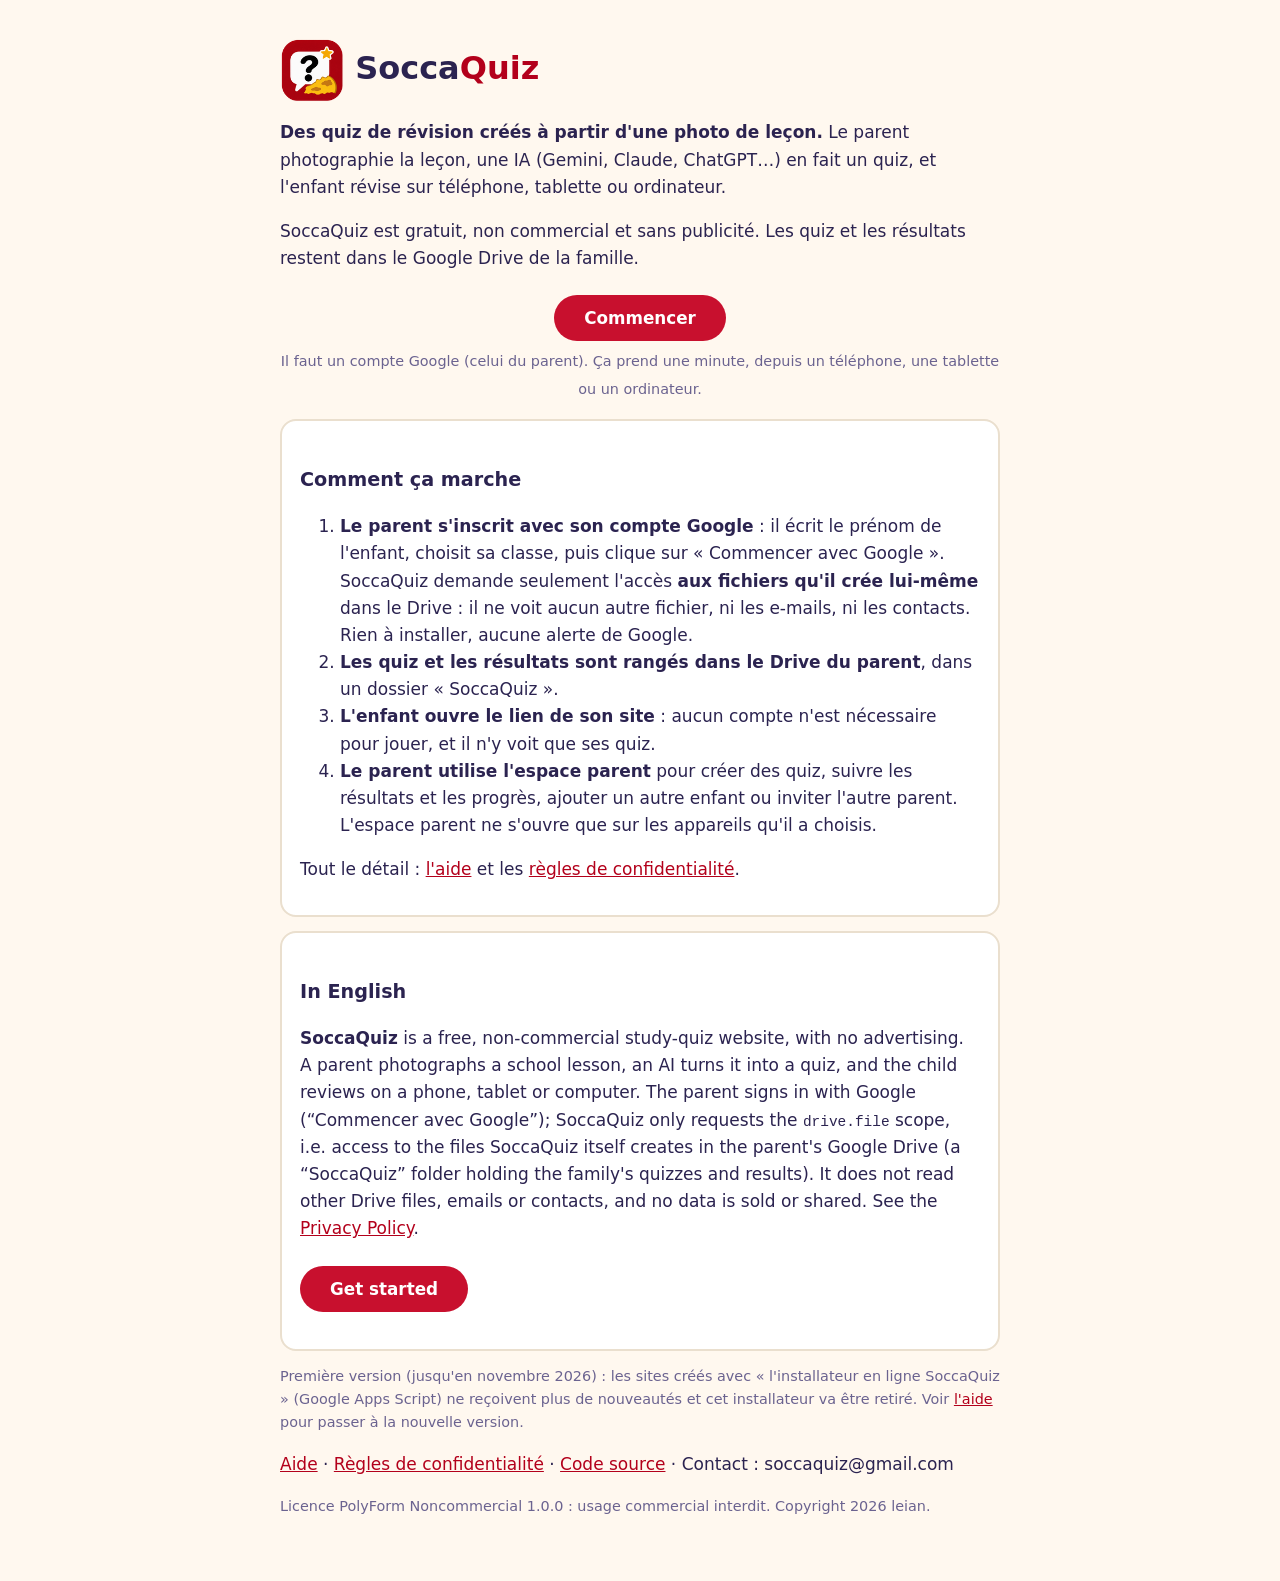
<file: index.html>
<!DOCTYPE html>
<html lang="fr">
<head>
<meta charset="UTF-8">
<meta name="viewport" content="width=device-width, initial-scale=1">
<title>SoccaQuiz — des quiz de révision à partir d'une photo de leçon</title>
<meta name="description" content="SoccaQuiz : un parent photographie la leçon, une IA en fait un quiz, l'enfant révise sur téléphone, tablette ou ordinateur. Gratuit, non commercial, sans publicité. Les quiz et les résultats restent dans le Google Drive de la famille.">
<link rel="icon" href="icone.png">
<link rel="canonical" href="https://soccaquiz.fr/">
<link rel="stylesheet" href="style.css">
</head>
<body><main>
<h1><img src="logo-120.png" width="64" height="64" alt="Logo SoccaQuiz" style="vertical-align:middle;border-radius:14px"> Socca<span style="color:#b3001b">Quiz</span></h1>
<p><b>Des quiz de révision créés à partir d'une photo de leçon.</b> Le parent photographie la leçon, une IA (Gemini, Claude, ChatGPT…) en fait un quiz, et l'enfant révise sur téléphone, tablette ou ordinateur.</p>
<p>SoccaQuiz est gratuit, non commercial et sans publicité. Les quiz et les résultats restent dans le Google Drive de la famille.</p>
<p class="centre"><a class="btn" href="https://app.soccaquiz.fr/connexion/">Commencer</a><br><span class="petit">Il faut un compte Google (celui du parent). Ça prend une minute, depuis un téléphone, une tablette ou un ordinateur.</span></p>

<div class="carte">
<h2>Comment ça marche</h2>
<ol>
<li><b>Le parent s'inscrit avec son compte Google</b> : il écrit le prénom de l'enfant, choisit sa classe, puis clique sur « Commencer avec Google ». SoccaQuiz demande seulement l'accès <b>aux fichiers qu'il crée lui-même</b> dans le Drive : il ne voit aucun autre fichier, ni les e-mails, ni les contacts. Rien à installer, aucune alerte de Google.</li>
<li><b>Les quiz et les résultats sont rangés dans le Drive du parent</b>, dans un dossier « SoccaQuiz ».</li>
<li><b>L'enfant ouvre le lien de son site</b> : aucun compte n'est nécessaire pour jouer, et il n'y voit que ses quiz.</li>
<li><b>Le parent utilise l'espace parent</b> pour créer des quiz, suivre les résultats et les progrès, ajouter un autre enfant ou inviter l'autre parent. L'espace parent ne s'ouvre que sur les appareils qu'il a choisis.</li>
</ol>
<p>Tout le détail : <a href="aide.html">l'aide</a> et les <a href="confidentialite.html">règles de confidentialité</a>.</p>
</div>

<div class="carte" lang="en">
<h2>In English</h2>
<p><b>SoccaQuiz</b> is a free, non-commercial study-quiz website, with no advertising. A parent photographs a school lesson, an AI turns it into a quiz, and the child reviews on a phone, tablet or computer. The parent signs in with Google (“Commencer avec Google”); SoccaQuiz only requests the <code>drive.file</code> scope, i.e. access to the files SoccaQuiz itself creates in the parent's Google Drive (a “SoccaQuiz” folder holding the family's quizzes and results). It does not read other Drive files, emails or contacts, and no data is sold or shared. See the <a href="confidentialite.html#en">Privacy Policy</a>.</p>
<p><a class="btn" href="https://app.soccaquiz.fr/connexion/">Get started</a></p>
</div>

<p class="petit">Première version (jusqu'en novembre 2026) : les sites créés avec « l'installateur en ligne SoccaQuiz » (Google Apps Script) ne reçoivent plus de nouveautés et cet installateur va être retiré. Voir <a href="aide.html#installer">l'aide</a> pour passer à la nouvelle version.</p>
<p><a href="aide.html">Aide</a> · <a href="confidentialite.html">Règles de confidentialité</a> · <a href="https://github.com/leian/UNIVERSALQUIZ">Code source</a> · Contact : soccaquiz@gmail.com</p>
<p class="petit">Licence PolyForm Noncommercial 1.0.0 : usage commercial interdit. Copyright 2026 leian.</p>
</main></body>
</html>
</file>
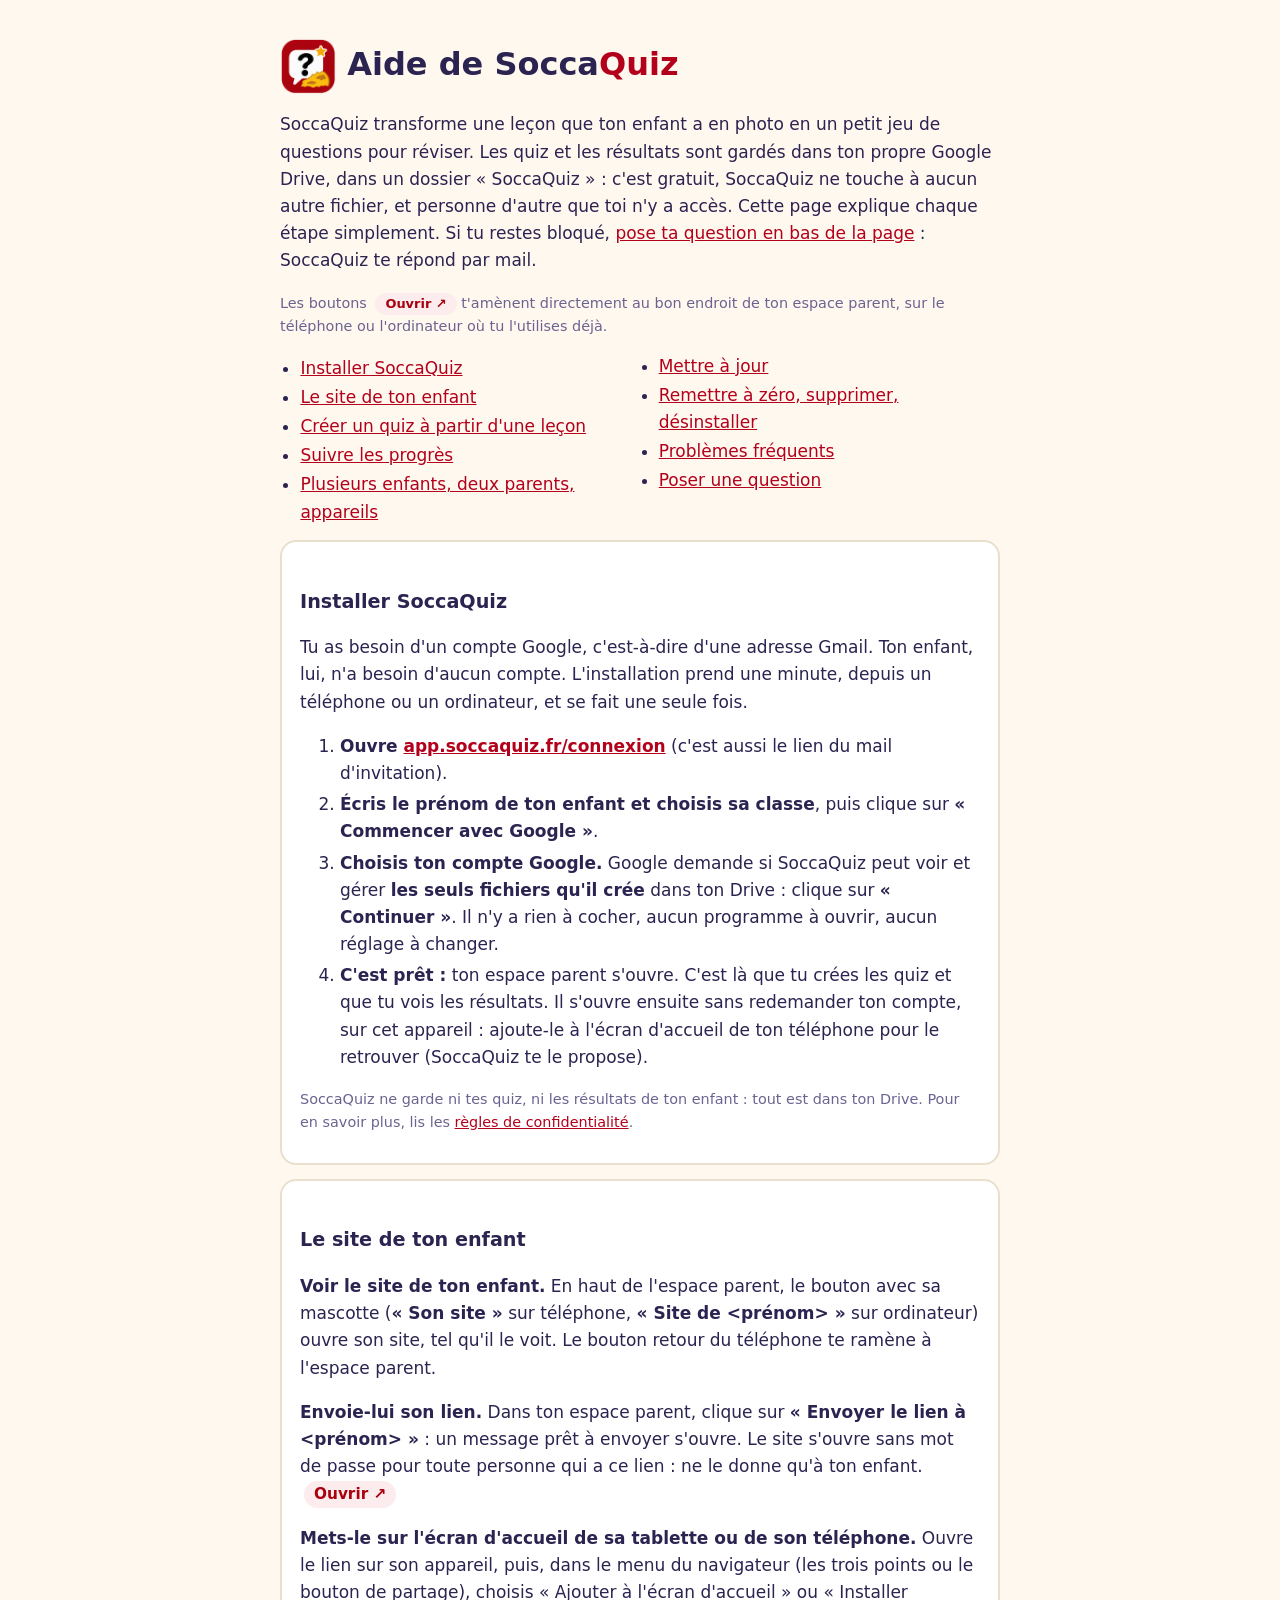
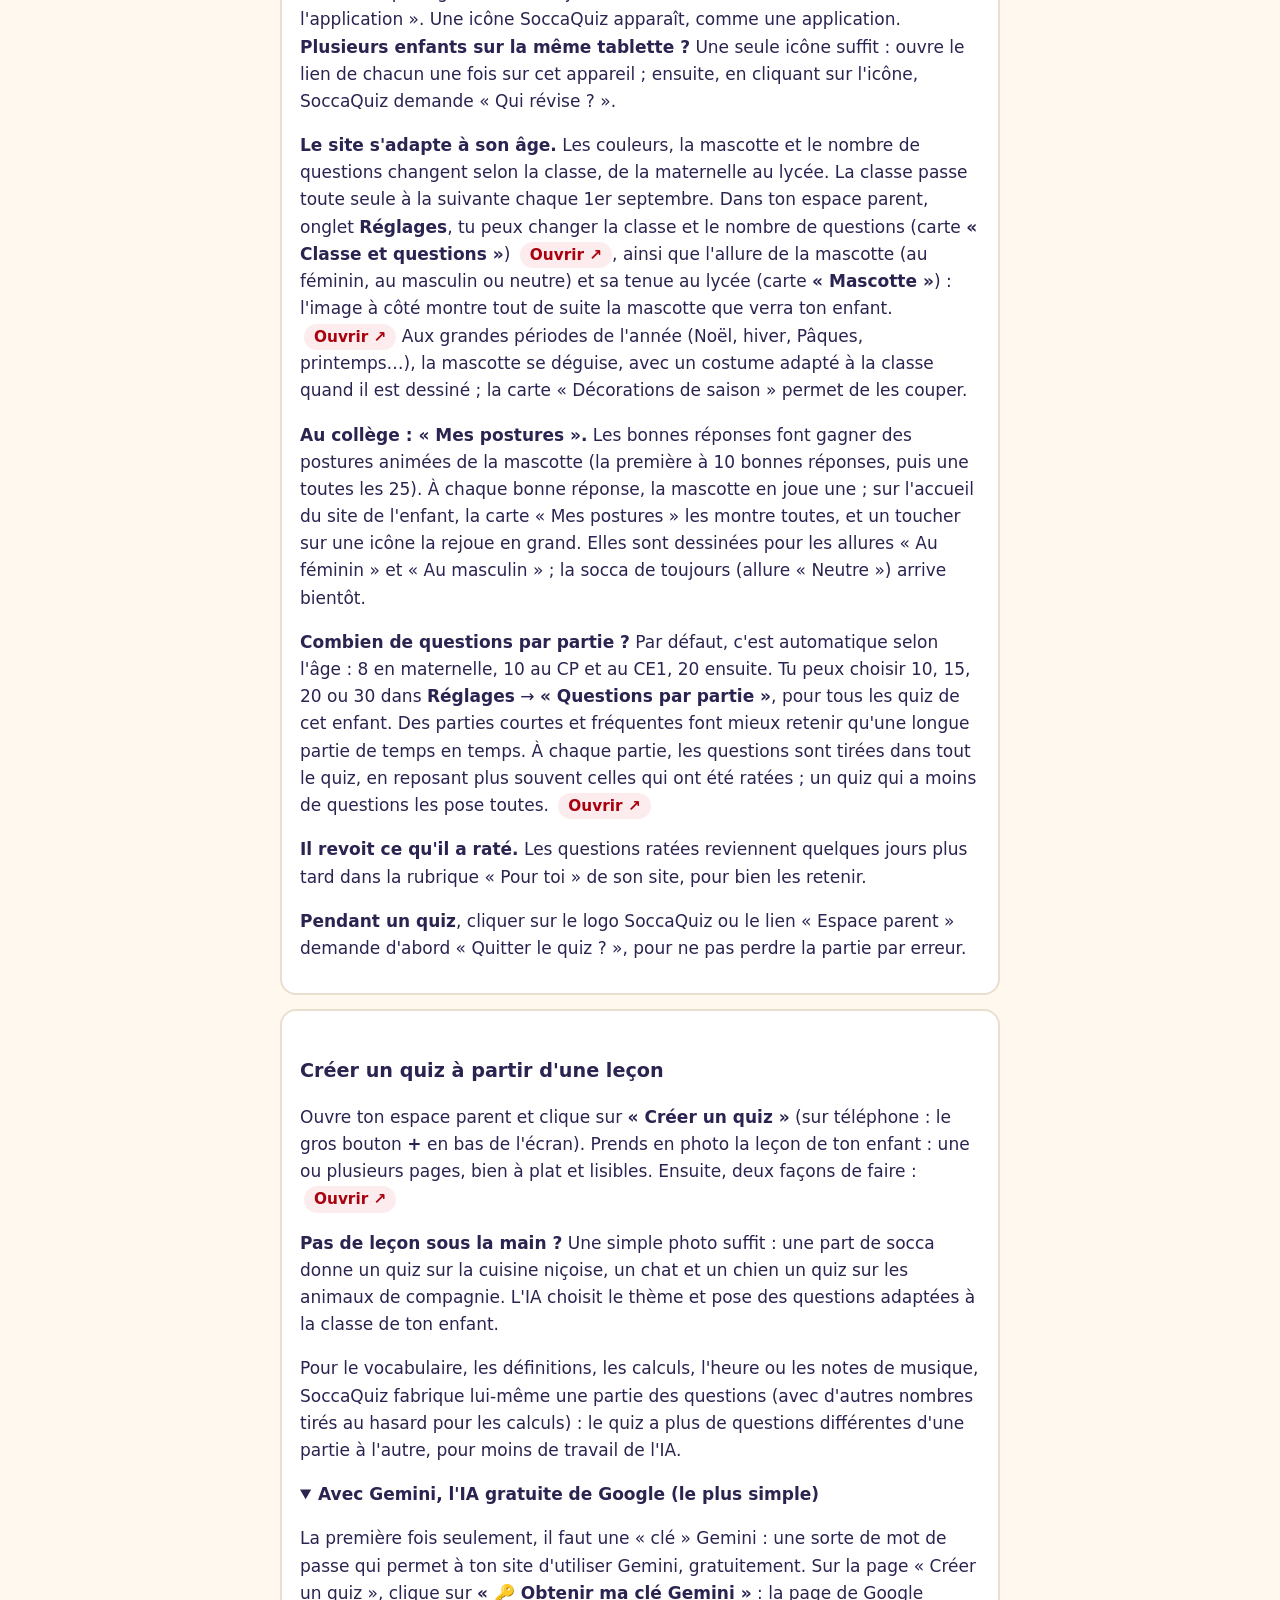
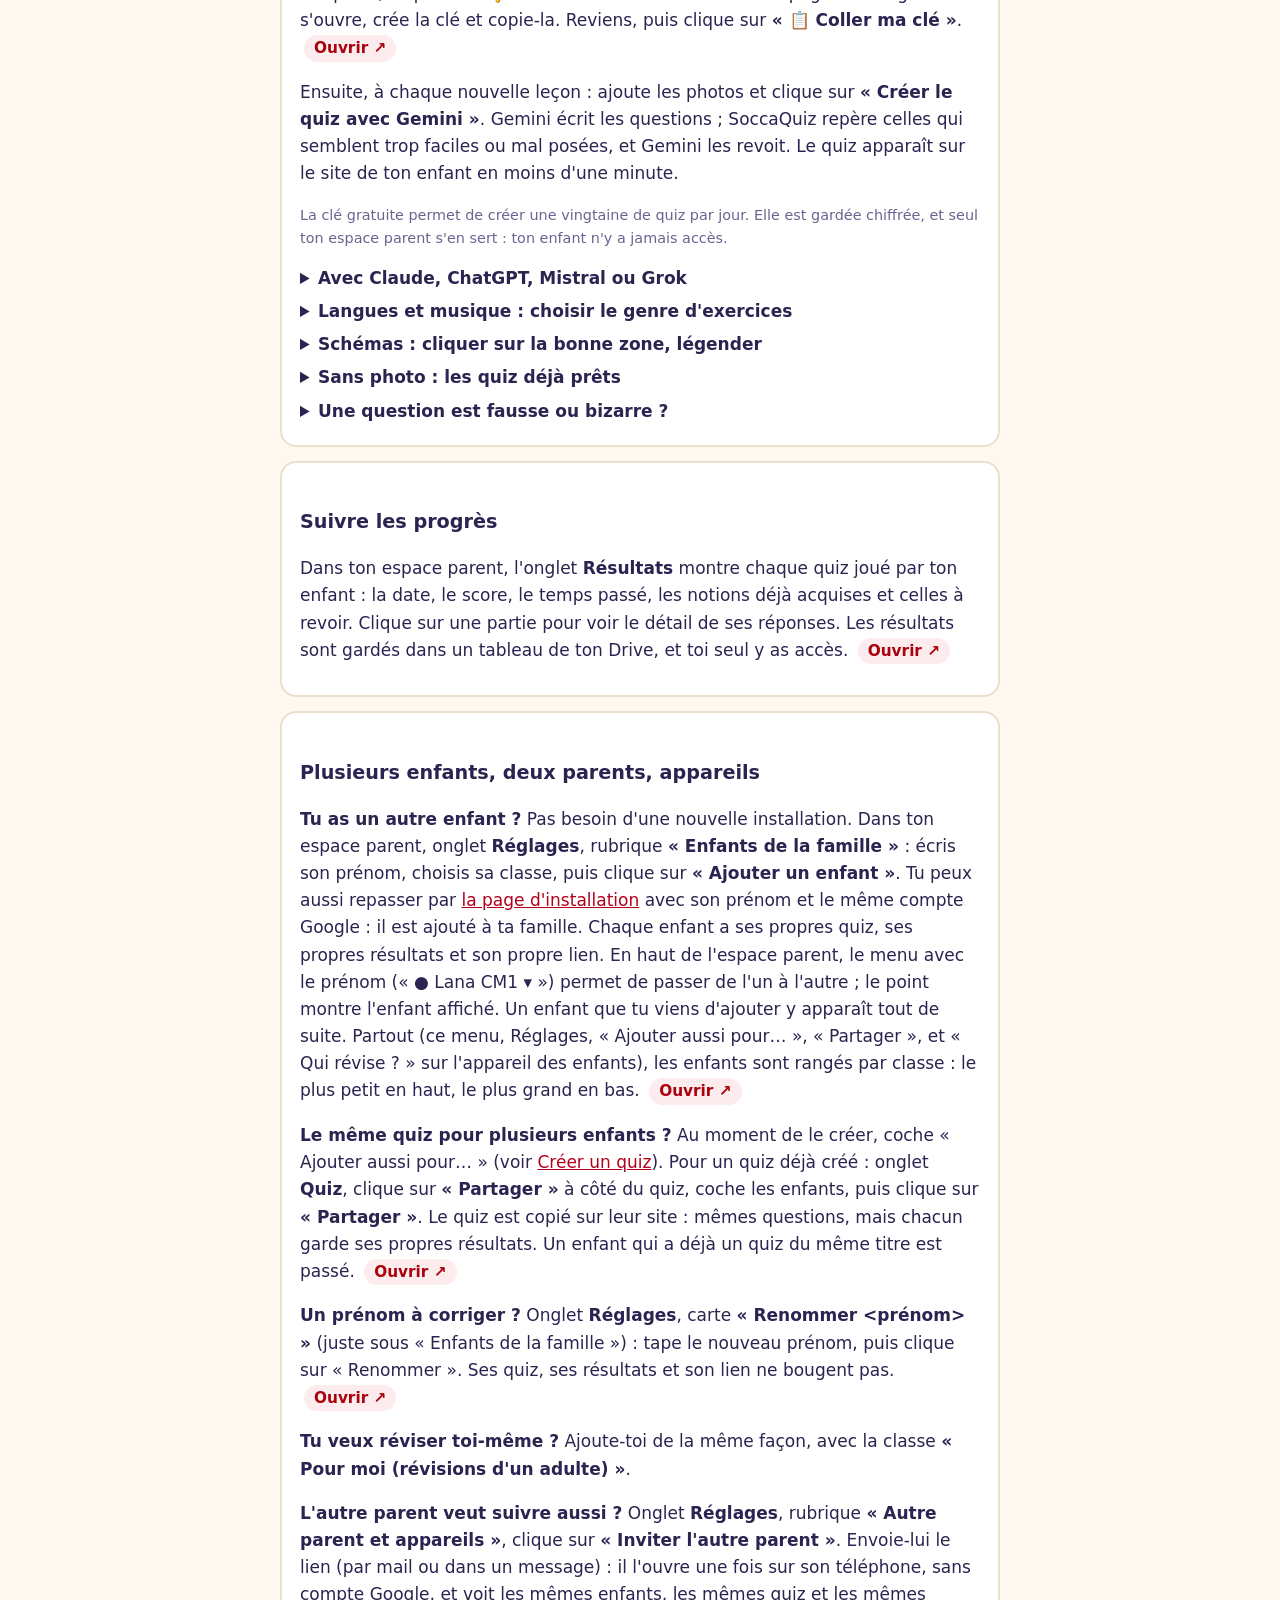
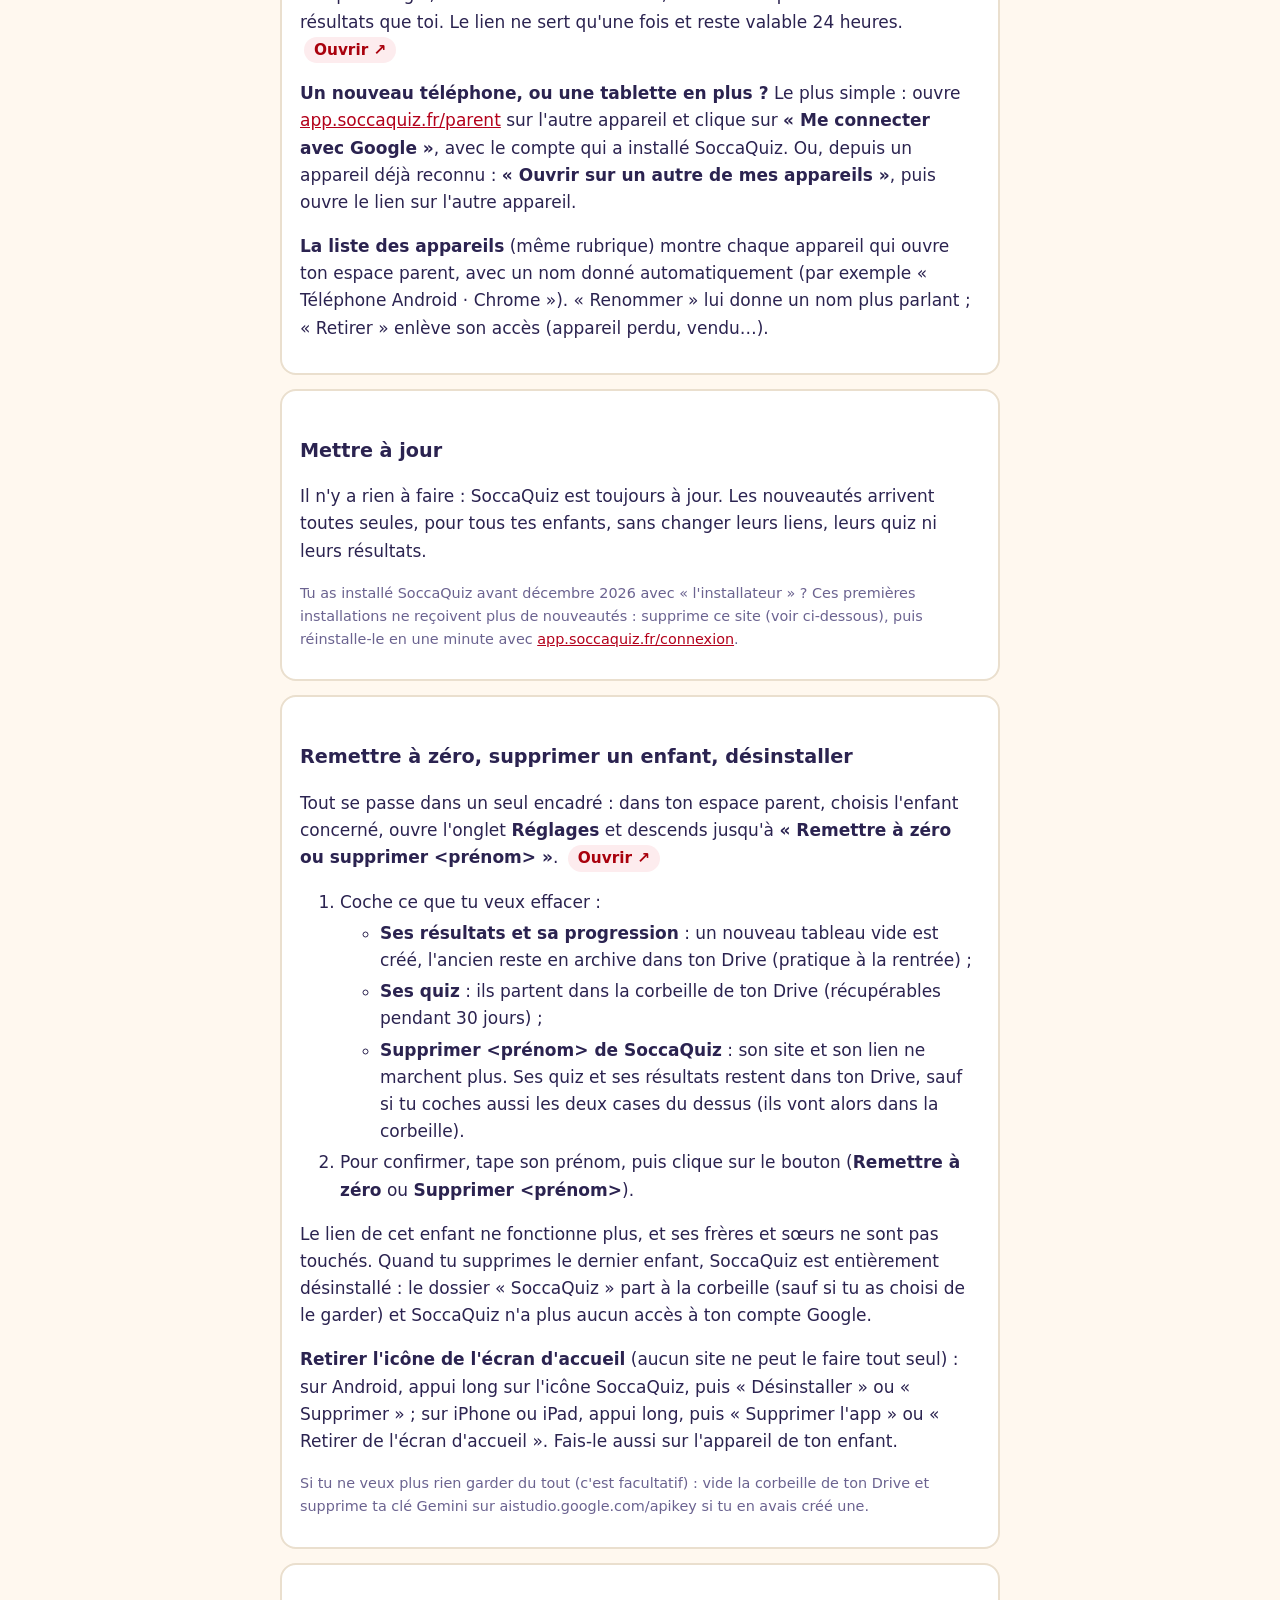
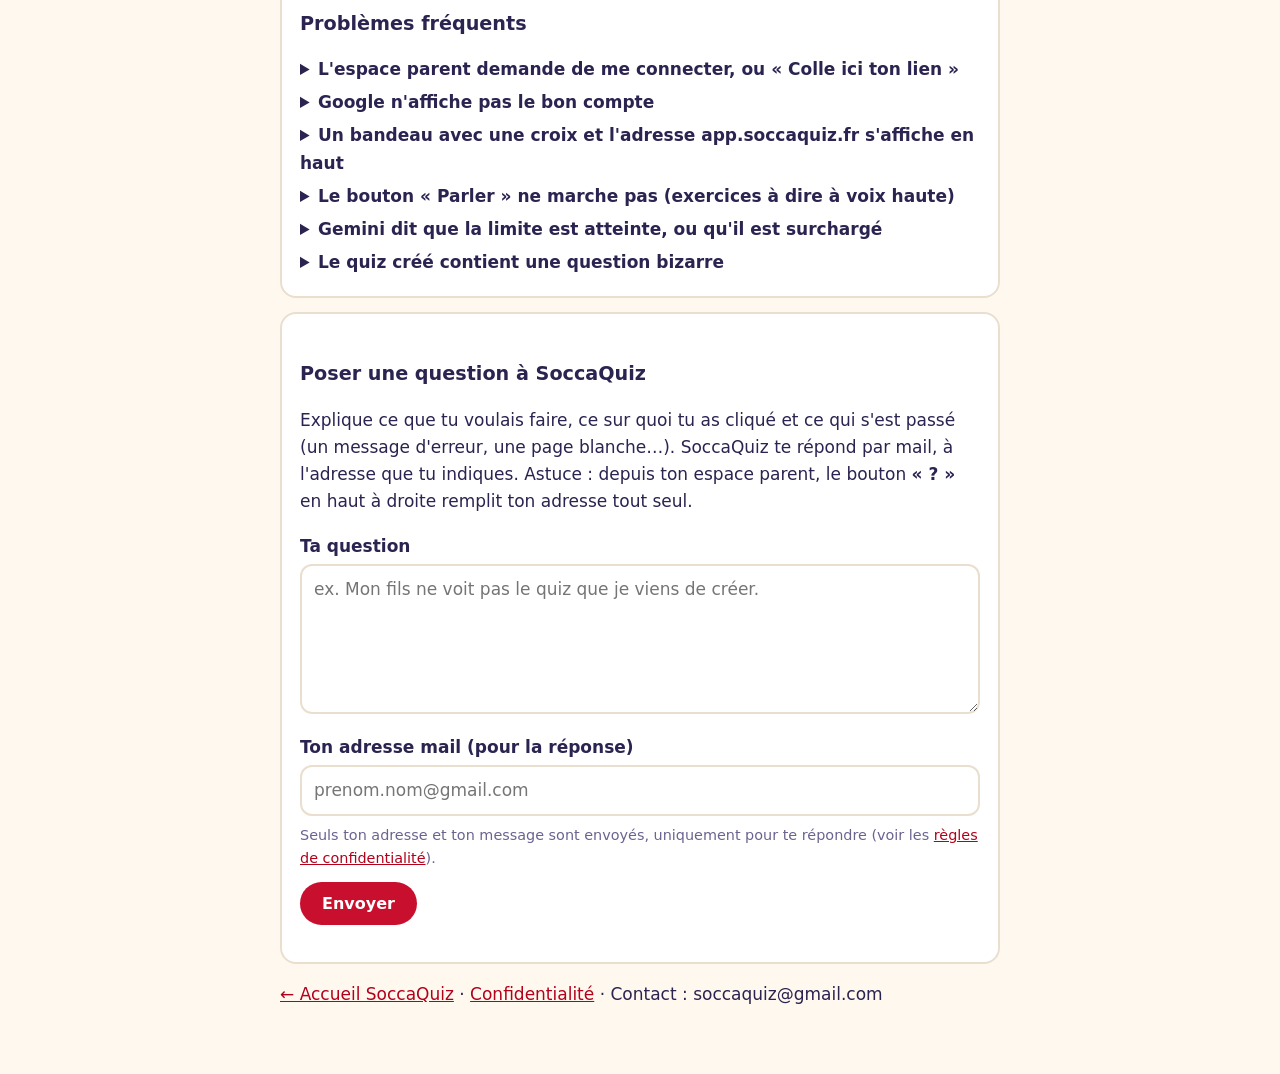
<file: aide.html>
<!DOCTYPE html>
<html lang="fr">
<head>
<meta charset="UTF-8">
<meta name="viewport" content="width=device-width, initial-scale=1">
<title>Aide — SoccaQuiz</title>
<meta name="description" content="Aide de SoccaQuiz : installer SoccaQuiz avec son compte Google en une minute, créer un quiz à partir d'une photo de leçon, partager, mettre à jour, supprimer, problèmes fréquents, et poser une question.">
<link rel="icon" href="icone.png">
<link rel="canonical" href="https://soccaquiz.fr/aide.html">
<link rel="stylesheet" href="style.css">
<style>
.sommaire{columns:2 220px;padding-left:1.2em;margin:8px 0}
.sommaire li{margin:2px 0}
details{margin:6px 0}details summary{cursor:pointer;font-weight:700}
ol li,ul li{margin:4px 0}
form label{display:block;font-weight:700;margin:12px 0 4px}
form input,form textarea{width:100%;box-sizing:border-box;font:inherit;border:2px solid #eadfce;border-radius:12px;padding:10px 12px;background:#fff;color:inherit}
form textarea{min-height:150px}
form input:focus,form textarea:focus{outline:3px solid #d4a017;outline-offset:1px}
.btn{display:inline-block;font:600 1rem system-ui,sans-serif;border:none;border-radius:999px;padding:12px 22px;cursor:pointer;background:#c8102e;color:#fff;margin-top:12px}
.btn:disabled{opacity:.6}
.piege{position:absolute;left:-9999px;width:1px;height:1px;overflow:hidden}
.ok{border-left:5px solid #15803d;background:#ecfdf3;border-radius:10px;padding:10px 14px}
.ko{border-left:5px solid #b91c1c;background:#fef2f2;border-radius:10px;padding:10px 14px}
.ouvrir{display:inline-block;margin-left:4px;padding:1px 10px;border-radius:999px;background:#fdecee;color:#a9010d;font-weight:600;font-size:.9em;text-decoration:none;white-space:nowrap}
.ouvrir:hover{background:#fbd5da}
</style>
</head>
<body><main>
<h1><img src="logo-120.png" width="56" height="56" alt="" style="vertical-align:middle;border-radius:14px"> Aide de Socca<span style="color:#b3001b">Quiz</span></h1>
<p>SoccaQuiz transforme une leçon que ton enfant a en photo en un petit jeu de questions pour réviser. Les quiz et les résultats sont gardés dans ton propre Google Drive, dans un dossier « SoccaQuiz » : c'est gratuit, SoccaQuiz ne touche à aucun autre fichier, et personne d'autre que toi n'y a accès. Cette page explique chaque étape simplement. Si tu restes bloqué, <a href="#demande">pose ta question en bas de la page</a> : SoccaQuiz te répond par mail.</p>
<p class="petit">Les boutons <a class="ouvrir" href="https://app.soccaquiz.fr/parent/#reglages" target="_blank" rel="noopener">Ouvrir ↗</a> t'amènent directement au bon endroit de ton espace parent, sur le téléphone ou l'ordinateur où tu l'utilises déjà.</p>

<ul class="sommaire">
<li><a href="#installer">Installer SoccaQuiz</a></li>
<li><a href="#enfant">Le site de ton enfant</a></li>
<li><a href="#creer">Créer un quiz à partir d'une leçon</a></li>
<li><a href="#resultats">Suivre les progrès</a></li>
<li><a href="#plusieurs">Plusieurs enfants, deux parents, appareils</a></li>
<li><a href="#maj">Mettre à jour</a></li>
<li><a href="#supprimer">Remettre à zéro, supprimer, désinstaller</a></li>
<li><a href="#problemes">Problèmes fréquents</a></li>
<li><a href="#demande">Poser une question</a></li>
</ul>

<div class="carte" id="installer">
<h2>Installer SoccaQuiz</h2>
<p>Tu as besoin d'un compte Google, c'est-à-dire d'une adresse Gmail. Ton enfant, lui, n'a besoin d'aucun compte. L'installation prend une minute, depuis un téléphone ou un ordinateur, et se fait une seule fois.</p>
<ol>
<li><b>Ouvre <a href="https://app.soccaquiz.fr/connexion/">app.soccaquiz.fr/connexion</a></b> (c'est aussi le lien du mail d'invitation).</li>
<li><b>Écris le prénom de ton enfant et choisis sa classe</b>, puis clique sur <b>« Commencer avec Google »</b>.</li>
<li id="autoriser"><b>Choisis ton compte Google.</b> Google demande si SoccaQuiz peut voir et gérer <b>les seuls fichiers qu'il crée</b> dans ton Drive : clique sur <b>« Continuer »</b>. Il n'y a rien à cocher, aucun programme à ouvrir, aucun réglage à changer.</li>
<li><b>C'est prêt :</b> ton espace parent s'ouvre. C'est là que tu crées les quiz et que tu vois les résultats. Il s'ouvre ensuite sans redemander ton compte, sur cet appareil : ajoute-le à l'écran d'accueil de ton téléphone pour le retrouver (SoccaQuiz te le propose).</li>
</ol>
<p class="petit">SoccaQuiz ne garde ni tes quiz, ni les résultats de ton enfant : tout est dans ton Drive. Pour en savoir plus, lis les <a href="confidentialite.html">règles de confidentialité</a>.</p>
</div>

<div class="carte" id="enfant">
<h2>Le site de ton enfant</h2>
<p><b>Voir le site de ton enfant.</b> En haut de l'espace parent, le bouton avec sa mascotte (<b>« Son site »</b> sur téléphone, <b>« Site de &lt;prénom&gt; »</b> sur ordinateur) ouvre son site, tel qu'il le voit. Le bouton retour du téléphone te ramène à l'espace parent.</p>
<p><b>Envoie-lui son lien.</b> Dans ton espace parent, clique sur <b>« Envoyer le lien à &lt;prénom&gt; »</b> : un message prêt à envoyer s'ouvre. Le site s'ouvre sans mot de passe pour toute personne qui a ce lien : ne le donne qu'à ton enfant. <a class="ouvrir" href="https://app.soccaquiz.fr/parent/#reglages/partager" target="_blank" rel="noopener">Ouvrir ↗</a></p>
<p><b>Mets-le sur l'écran d'accueil de sa tablette ou de son téléphone.</b> Ouvre le lien sur son appareil, puis, dans le menu du navigateur (les trois points ou le bouton de partage), choisis « Ajouter à l'écran d'accueil » ou « Installer l'application ». Une icône SoccaQuiz apparaît, comme une application. <b>Plusieurs enfants sur la même tablette ?</b> Une seule icône suffit : ouvre le lien de chacun une fois sur cet appareil ; ensuite, en cliquant sur l'icône, SoccaQuiz demande « Qui révise ? ».</p>
<p><b>Le site s'adapte à son âge.</b> Les couleurs, la mascotte et le nombre de questions changent selon la classe, de la maternelle au lycée. La classe passe toute seule à la suivante chaque 1er septembre. Dans ton espace parent, onglet <b>Réglages</b>, tu peux changer la classe et le nombre de questions (carte <b>« Classe et questions »</b>) <a class="ouvrir" href="https://app.soccaquiz.fr/parent/#reglages/classe" target="_blank" rel="noopener">Ouvrir ↗</a>, ainsi que l'allure de la mascotte (au féminin, au masculin ou neutre) et sa tenue au lycée (carte <b>« Mascotte »</b>) : l'image à côté montre tout de suite la mascotte que verra ton enfant. <a class="ouvrir" href="https://app.soccaquiz.fr/parent/#reglages/mascotte" target="_blank" rel="noopener">Ouvrir ↗</a> Aux grandes périodes de l'année (Noël, hiver, Pâques, printemps…), la mascotte se déguise, avec un costume adapté à la classe quand il est dessiné ; la carte « Décorations de saison » permet de les couper.</p>
<p><b>Au collège : « Mes postures ».</b> Les bonnes réponses font gagner des postures animées de la mascotte (la première à 10 bonnes réponses, puis une toutes les 25). À chaque bonne réponse, la mascotte en joue une ; sur l'accueil du site de l'enfant, la carte « Mes postures » les montre toutes, et un toucher sur une icône la rejoue en grand. Elles sont dessinées pour les allures « Au féminin » et « Au masculin » ; la socca de toujours (allure « Neutre ») arrive bientôt.</p>
<p><b>Combien de questions par partie ?</b> Par défaut, c'est automatique selon l'âge : 8 en maternelle, 10 au CP et au CE1, 20 ensuite. Tu peux choisir 10, 15, 20 ou 30 dans <b>Réglages</b> → <b>« Questions par partie »</b>, pour tous les quiz de cet enfant. Des parties courtes et fréquentes font mieux retenir qu'une longue partie de temps en temps. À chaque partie, les questions sont tirées dans tout le quiz, en reposant plus souvent celles qui ont été ratées ; un quiz qui a moins de questions les pose toutes. <a class="ouvrir" href="https://app.soccaquiz.fr/parent/#reglages/questions" target="_blank" rel="noopener">Ouvrir ↗</a></p>
<p><b>Il revoit ce qu'il a raté.</b> Les questions ratées reviennent quelques jours plus tard dans la rubrique « Pour toi » de son site, pour bien les retenir.</p>
<p><b>Pendant un quiz</b>, cliquer sur le logo SoccaQuiz ou le lien « Espace parent » demande d'abord « Quitter le quiz ? », pour ne pas perdre la partie par erreur.</p>
</div>

<div class="carte" id="creer">
<h2>Créer un quiz à partir d'une leçon</h2>
<p>Ouvre ton espace parent et clique sur <b>« Créer un quiz »</b> (sur téléphone : le gros bouton <b>+</b> en bas de l'écran). Prends en photo la leçon de ton enfant : une ou plusieurs pages, bien à plat et lisibles. Ensuite, deux façons de faire : <a class="ouvrir" href="https://app.soccaquiz.fr/parent/#ajouter" target="_blank" rel="noopener">Ouvrir ↗</a></p>
<p><b>Pas de leçon sous la main ?</b> Une simple photo suffit : une part de socca donne un quiz sur la cuisine niçoise, un chat et un chien un quiz sur les animaux de compagnie. L'IA choisit le thème et pose des questions adaptées à la classe de ton enfant.</p>
<p>Pour le vocabulaire, les définitions, les calculs, l'heure ou les notes de musique, SoccaQuiz fabrique lui-même une partie des questions (avec d'autres nombres tirés au hasard pour les calculs) : le quiz a plus de questions différentes d'une partie à l'autre, pour moins de travail de l'IA.</p>
<details open><summary>Avec Gemini, l'IA gratuite de Google (le plus simple)</summary>
<p>La première fois seulement, il faut une « clé » Gemini : une sorte de mot de passe qui permet à ton site d'utiliser Gemini, gratuitement. Sur la page « Créer un quiz », clique sur <b>« 🔑 Obtenir ma clé Gemini »</b> : la page de Google s'ouvre, crée la clé et copie-la. Reviens, puis clique sur <b>« 📋 Coller ma clé »</b>. <a class="ouvrir" href="https://app.soccaquiz.fr/parent/#ajouter/gemini" target="_blank" rel="noopener">Ouvrir ↗</a></p>
<p>Ensuite, à chaque nouvelle leçon : ajoute les photos et clique sur <b>« Créer le quiz avec Gemini »</b>. Gemini écrit les questions ; SoccaQuiz repère celles qui semblent trop faciles ou mal posées, et Gemini les revoit. Le quiz apparaît sur le site de ton enfant en moins d'une minute.</p>
<p class="petit">La clé gratuite permet de créer une vingtaine de quiz par jour. Elle est gardée chiffrée, et seul ton espace parent s'en sert : ton enfant n'y a jamais accès.</p>
</details>
<details><summary>Avec Claude, ChatGPT, Mistral ou Grok</summary>
<p>Sur la page « Créer un quiz », partie <b>« Ou avec une autre IA »</b>, en trois temps : <a class="ouvrir" href="https://app.soccaquiz.fr/parent/#ajouter/autre-ia" target="_blank" rel="noopener">Ouvrir ↗</a></p>
<ol>
<li><b>Sur téléphone</b> : clique sur <b>« 📷 Choisir les photos »</b>, puis sur <b>« 📤 Envoyer à une IA »</b>. Le téléphone propose ses applis : choisis Claude, ChatGPT, Mistral, Grok ou Gemini (l'appli doit être installée). <b>ChatGPT</b> reçoit les photos et la demande en une fois : il ne reste qu'à envoyer. <b>Claude, Mistral et Grok</b> ne gardent que les photos, mais la demande est aussi écrite sur la 1re image : envoie simplement (si l'IA ne fait rien, appui long dans la case du message, « Coller », puis envoie : la demande est copiée). Ton IA est loin dans la liste du téléphone ? Sur beaucoup d'Android, un appui long sur son icône propose « Épingler » : elle restera en tête ; sur iPhone, « Plus » → « Modifier » permet de l'ajouter aux favoris. Sinon, le téléphone la remonte tout seul après quelques envois.<br><b>Sur ordinateur</b> (ou si l'envoi ne marche pas) : clique sur <b>Claude</b>, <b>ChatGPT</b>, <b>Mistral</b> ou <b>Grok</b>. La demande est déjà écrite : joins les photos (📎 ou +) et envoie.</li>
<li><b>Copie sa réponse</b> : l'IA répond par un bloc de texte (le quiz). Pas besoin de le lire : clique sur la petite icône « copier » (deux carrés) en haut à droite du bloc.</li>
<li><b>Reviens sur SoccaQuiz</b> et clique sur <b>« Coller et créer le quiz »</b> : un grand bouton t'attend en bas de l'écran. Si tu as une clé Gemini, SoccaQuiz fait revoir en quelques secondes les questions qui semblent douteuses. Celles qui le restent sont listées sous <b>« ⚠️ questions à vérifier »</b> : joue-les, et si l'une est fausse, signale-la avec le drapeau, puis corrige-la depuis ton espace parent.</li>
</ol>
<p class="petit">Ça ne marche pas ? Ouvre <b>« Ça ne marche pas ? »</b> sous le bouton : tu peux y coller la réponse à la main (appui long, puis « Coller »), puis cliquer sur « Créer le quiz ». Si l'IA te demande les consignes, clique sur <b>« Copier les consignes »</b> au même endroit, puis colle-les dans l'IA.</p>
</details>
<details><summary>Langues et musique : choisir le genre d'exercices</summary>
<p>Pour une leçon d'anglais, d'une autre langue ou de musique, une liste <b>« Exercices »</b> apparaît : écouter et répondre, dictée, parler, notes à reconnaître… Choisis ce que tu veux faire travailler ; sinon, l'IA choisit seule, comme pour les autres matières.</p>
</details>
<details><summary>Schémas : cliquer sur la bonne zone, légender</summary>
<p>Pour une leçon avec un schéma (sciences, géographie…), l'IA peut dessiner un schéma simple et poser des questions dessus : <b>cliquer sur la bonne zone</b>, ou <b>légender</b> (choisir une étiquette, puis cliquer sur l'endroit où elle va). Si un schéma est raté, corrige ou retire la question (voir ci-dessous).</p>
</details>
<details><summary>Sans photo : les quiz déjà prêts</summary>
<p>Dans ton espace parent, l'onglet <b>Bibliothèque</b> propose des quiz préparés par d'autres familles et relus par SoccaQuiz. Ils sont triés selon la classe de ton enfant. Clique sur « Ajouter à mon site » sur celui qui t'intéresse. <a class="ouvrir" href="https://app.soccaquiz.fr/parent/#bibliotheque" target="_blank" rel="noopener">Ouvrir ↗</a></p>
</details>
<details><summary>Une question est fausse ou bizarre ?</summary>
<p>Dans ton espace parent, onglet <b>Résultats</b>, ouvre la partie concernée. Sous la question, clique sur <b>« Corriger moi-même »</b> pour la réécrire, ou <b>« Signaler à SoccaQuiz »</b> : une correction te sera proposée. Ton enfant peut aussi cliquer sur « Signaler une erreur » sous une question qu'il révise. <a class="ouvrir" href="https://app.soccaquiz.fr/parent/#resultats" target="_blank" rel="noopener">Ouvrir ↗</a></p>
</details>
</div>

<div class="carte" id="resultats">
<h2>Suivre les progrès</h2>
<p>Dans ton espace parent, l'onglet <b>Résultats</b> montre chaque quiz joué par ton enfant : la date, le score, le temps passé, les notions déjà acquises et celles à revoir. Clique sur une partie pour voir le détail de ses réponses. Les résultats sont gardés dans un tableau de ton Drive, et toi seul y as accès. <a class="ouvrir" href="https://app.soccaquiz.fr/parent/#resultats" target="_blank" rel="noopener">Ouvrir ↗</a></p>
</div>

<div class="carte" id="plusieurs">
<h2>Plusieurs enfants, deux parents, appareils</h2>
<p><b>Tu as un autre enfant ?</b> Pas besoin d'une nouvelle installation. Dans ton espace parent, onglet <b>Réglages</b>, rubrique <b>« Enfants de la famille »</b> : écris son prénom, choisis sa classe, puis clique sur <b>« Ajouter un enfant »</b>. Tu peux aussi repasser par <a href="https://app.soccaquiz.fr/connexion/">la page d'installation</a> avec son prénom et le même compte Google : il est ajouté à ta famille. Chaque enfant a ses propres quiz, ses propres résultats et son propre lien. En haut de l'espace parent, le menu avec le prénom (« ● Lana CM1 ▾ ») permet de passer de l'un à l'autre ; le point montre l'enfant affiché. Un enfant que tu viens d'ajouter y apparaît tout de suite. Partout (ce menu, Réglages, « Ajouter aussi pour… », « Partager », et « Qui révise ? » sur l'appareil des enfants), les enfants sont rangés par classe : le plus petit en haut, le plus grand en bas. <a class="ouvrir" href="https://app.soccaquiz.fr/parent/#reglages/enfants" target="_blank" rel="noopener">Ouvrir ↗</a></p>
<p><b>Le même quiz pour plusieurs enfants ?</b> Au moment de le créer, coche « Ajouter aussi pour… » (voir <a href="#creer">Créer un quiz</a>). Pour un quiz déjà créé : onglet <b>Quiz</b>, clique sur <b>« Partager »</b> à côté du quiz, coche les enfants, puis clique sur <b>« Partager »</b>. Le quiz est copié sur leur site : mêmes questions, mais chacun garde ses propres résultats. Un enfant qui a déjà un quiz du même titre est passé. <a class="ouvrir" href="https://app.soccaquiz.fr/parent/#quiz" target="_blank" rel="noopener">Ouvrir ↗</a></p>
<p><b>Un prénom à corriger ?</b> Onglet <b>Réglages</b>, carte <b>« Renommer &lt;prénom&gt; »</b> (juste sous « Enfants de la famille ») : tape le nouveau prénom, puis clique sur « Renommer ». Ses quiz, ses résultats et son lien ne bougent pas. <a class="ouvrir" href="https://app.soccaquiz.fr/parent/#reglages/renommer" target="_blank" rel="noopener">Ouvrir ↗</a></p>
<p><b>Tu veux réviser toi-même ?</b> Ajoute-toi de la même façon, avec la classe <b>« Pour moi (révisions d'un adulte) »</b>.</p>
<p><b>L'autre parent veut suivre aussi ?</b> Onglet <b>Réglages</b>, rubrique <b>« Autre parent et appareils »</b>, clique sur <b>« Inviter l'autre parent »</b>. Envoie-lui le lien (par mail ou dans un message) : il l'ouvre une fois sur son téléphone, sans compte Google, et voit les mêmes enfants, les mêmes quiz et les mêmes résultats que toi. Le lien ne sert qu'une fois et reste valable 24 heures. <a class="ouvrir" href="https://app.soccaquiz.fr/parent/#reglages/parents" target="_blank" rel="noopener">Ouvrir ↗</a></p>
<p><b>Un nouveau téléphone, ou une tablette en plus ?</b> Le plus simple : ouvre <a href="https://app.soccaquiz.fr/parent/">app.soccaquiz.fr/parent</a> sur l'autre appareil et clique sur <b>« Me connecter avec Google »</b>, avec le compte qui a installé SoccaQuiz. Ou, depuis un appareil déjà reconnu : <b>« Ouvrir sur un autre de mes appareils »</b>, puis ouvre le lien sur l'autre appareil.</p>
<p><b>La liste des appareils</b> (même rubrique) montre chaque appareil qui ouvre ton espace parent, avec un nom donné automatiquement (par exemple « Téléphone Android · Chrome »). « Renommer » lui donne un nom plus parlant ; « Retirer » enlève son accès (appareil perdu, vendu…).</p>
</div>

<div class="carte" id="maj">
<h2>Mettre à jour</h2>
<p>Il n'y a rien à faire : SoccaQuiz est toujours à jour. Les nouveautés arrivent toutes seules, pour tous tes enfants, sans changer leurs liens, leurs quiz ni leurs résultats.</p>
<p class="petit">Tu as installé SoccaQuiz avant décembre 2026 avec « l'installateur » ? Ces premières installations ne reçoivent plus de nouveautés : supprime ce site (voir ci-dessous), puis réinstalle-le en une minute avec <a href="https://app.soccaquiz.fr/connexion/">app.soccaquiz.fr/connexion</a>.</p>
</div>

<div class="carte" id="supprimer">
<h2>Remettre à zéro, supprimer un enfant, désinstaller</h2>
<p>Tout se passe dans un seul encadré : dans ton espace parent, choisis l'enfant concerné, ouvre l'onglet <b>Réglages</b> et descends jusqu'à <b>« Remettre à zéro ou supprimer &lt;prénom&gt; »</b>. <a class="ouvrir" href="https://app.soccaquiz.fr/parent/#reglages/supprimer" target="_blank" rel="noopener">Ouvrir ↗</a></p>
<ol>
<li>Coche ce que tu veux effacer :
<ul>
<li><b>Ses résultats et sa progression</b> : un nouveau tableau vide est créé, l'ancien reste en archive dans ton Drive (pratique à la rentrée) ;</li>
<li><b>Ses quiz</b> : ils partent dans la corbeille de ton Drive (récupérables pendant 30 jours) ;</li>
<li><b>Supprimer &lt;prénom&gt; de SoccaQuiz</b> : son site et son lien ne marchent plus. Ses quiz et ses résultats restent dans ton Drive, sauf si tu coches aussi les deux cases du dessus (ils vont alors dans la corbeille).</li>
</ul></li>
<li>Pour confirmer, tape son prénom, puis clique sur le bouton (<b>Remettre à zéro</b> ou <b>Supprimer &lt;prénom&gt;</b>).</li>
</ol>
<p>Le lien de cet enfant ne fonctionne plus, et ses frères et sœurs ne sont pas touchés. Quand tu supprimes le dernier enfant, SoccaQuiz est entièrement désinstallé : le dossier « SoccaQuiz » part à la corbeille (sauf si tu as choisi de le garder) et SoccaQuiz n'a plus aucun accès à ton compte Google.</p>
<p><b>Retirer l'icône de l'écran d'accueil</b> (aucun site ne peut le faire tout seul) : sur Android, appui long sur l'icône SoccaQuiz, puis « Désinstaller » ou « Supprimer » ; sur iPhone ou iPad, appui long, puis « Supprimer l'app » ou « Retirer de l'écran d'accueil ». Fais-le aussi sur l'appareil de ton enfant.</p>
<p class="petit">Si tu ne veux plus rien garder du tout (c'est facultatif) : vide la corbeille de ton Drive et supprime ta clé Gemini sur aistudio.google.com/apikey si tu en avais créé une.</p>
</div>

<div class="carte" id="problemes">
<h2>Problèmes fréquents</h2>
<details><summary>L'espace parent demande de me connecter, ou « Colle ici ton lien »</summary>
<p>Cet appareil n'est pas (ou plus) reconnu : le lien a peut-être été ouvert dans l'application qui l'a reçu (messagerie, mail…), qui ne garde rien une fois fermée, ou l'appareil a été retiré de la liste. Clique sur <b>« Me connecter avec Google »</b> et choisis le compte qui a installé SoccaQuiz. L'autre parent, lui, demande un nouveau lien d'invitation. Ouvre-le dans <b>Chrome</b> (ou Safari sur iPhone), puis ajoute la page à l'écran d'accueil.</p>
</details>
<details><summary>Google n'affiche pas le bon compte</summary>
<p>Quand plusieurs comptes Google sont ouverts sur le même appareil (par exemple un compte personnel et un compte de travail), choisis bien celui qui a installé SoccaQuiz sur l'écran de Google. Sinon, SoccaQuiz croit que tu es une nouvelle famille et te propose de tout installer.</p>
</details>
<details><summary>Un bandeau avec une croix et l'adresse app.soccaquiz.fr s'affiche en haut</summary>
<p>Ton téléphone l'affiche quand l'icône de l'écran d'accueil a été installée avant décembre 2026. Il disparaît tout seul après quelques ouvertures ; sinon, retire l'icône et ajoute-la de nouveau. Il reste normal sur les pages de Google (connexion) et sur cette page d'aide.</p>
</details>
<details><summary>Le bouton « Parler » ne marche pas (exercices à dire à voix haute)</summary>
<p>Tous les navigateurs ne savent pas écouter la voix. Cela ne marche pas avec Brave, Firefox, Opera, Edge sur téléphone, ni quand le lien s'ouvre à l'intérieur d'une application (par exemple depuis Gmail). Ouvre le site dans <b>Chrome</b> sur un téléphone ou une tablette Android, ou dans <b>Safari</b> sur un iPhone ou un iPad, puis autorise le micro quand on te le demande.</p>
<p>Quand le micro ne peut pas servir, ou s'il n'a pas compris la phrase, deux boutons apparaissent : ton enfant dit la phrase à voix haute, puis clique sur <b>« Je l'ai bien dit »</b> ou <b>« À retravailler »</b> pour passer à la question suivante.</p>
</details>
<details><summary>Gemini dit que la limite est atteinte, ou qu'il est surchargé</summary>
<p>La clé gratuite permet un nombre limité de quiz par jour, et Gemini est parfois très demandé. Réessaie un peu plus tard ou le lendemain, ou crée ce quiz avec Claude, ChatGPT, Mistral ou Grok (voir <a href="#creer">Créer un quiz à partir d'une leçon</a>).</p>
</details>
<details><summary>Le quiz créé contient une question bizarre</summary>
<p>Corrige-la dans ton espace parent : onglet <b>Résultats</b>, ouvre la partie, puis « Corriger moi-même ». Tu peux aussi la signaler à SoccaQuiz. Pour de meilleurs quiz, prends des photos nettes, bien droites, sur lesquelles toute la leçon se lit. <a class="ouvrir" href="https://app.soccaquiz.fr/parent/#resultats" target="_blank" rel="noopener">Ouvrir ↗</a></p>
</details>
</div>

<div class="carte" id="demande">
<h2>Poser une question à SoccaQuiz</h2>
<p>Explique ce que tu voulais faire, ce sur quoi tu as cliqué et ce qui s'est passé (un message d'erreur, une page blanche…). SoccaQuiz te répond par mail, à l'adresse que tu indiques. Astuce : depuis ton espace parent, le bouton <b>« ? »</b> en haut à droite remplit ton adresse tout seul.</p>
<form id="form-aide" novalidate>
<label for="aide-msg">Ta question</label>
<textarea id="aide-msg" maxlength="3000" required placeholder="ex. Mon fils ne voit pas le quiz que je viens de créer."></textarea>
<label for="aide-mail">Ton adresse mail (pour la réponse)</label>
<input type="email" id="aide-mail" autocomplete="email" required placeholder="prenom.nom@gmail.com">
<div class="piege" aria-hidden="true"><label for="aide-site">Ne pas remplir</label><input id="aide-site" tabindex="-1" autocomplete="off"></div>
<p class="petit" style="margin:8px 0 0">Seuls ton adresse et ton message sont envoyés, uniquement pour te répondre (voir les <a href="confidentialite.html">règles de confidentialité</a>).</p>
<button class="btn" type="submit" id="aide-envoyer">Envoyer</button>
<p id="aide-etat" aria-live="polite"></p>
</form>
<noscript><p>Écris à <b>soccaquiz@gmail.com</b>.</p></noscript>
</div>

<p><a href="index.html">← Accueil SoccaQuiz</a> · <a href="confidentialite.html">Confidentialité</a> · Contact : soccaquiz@gmail.com</p>
</main>
<script>
(function () {
  var form = document.getElementById('form-aide'), etat = document.getElementById('aide-etat'), bouton = document.getElementById('aide-envoyer');
  var msg = document.getElementById('aide-msg'), mail = document.getElementById('aide-mail');
  // venu de l'installateur (« ? » en haut à droite) : on le note, pour savoir où la personne en était
  var origine = location.hash === '#installer' ? 'installateur' : 'aide';
  function dire(classe, texte) { etat.className = classe; etat.textContent = texte; }
  function parMail(message) {
    location.href = 'mailto:soccaquiz@gmail.com?subject=' + encodeURIComponent("Demande d'aide SoccaQuiz") + '&body=' + encodeURIComponent(message);
    dire('petit', "Ta messagerie s'ouvre avec ton message : il n'y a plus qu'à l'envoyer.");
  }
  form.addEventListener('submit', function (e) {
    e.preventDefault();
    var message = msg.value.trim(), email = mail.value.trim();
    if (message.length < 10) { dire('ko', 'Décris un peu plus ce qui se passe (10 caractères au moins).'); msg.focus(); return; }
    if (!/^[^\s@]+@[^\s@]+\.[^\s@]{2,}$/.test(email)) { dire('ko', "Indique l'adresse mail où recevoir la réponse."); mail.focus(); return; }
    bouton.disabled = true; dire('petit', 'Envoi…');
    fetch('https://leian.github.io/UNIVERSALQUIZ/soccaquiz.json', { cache: 'no-cache' })
      .then(function (r) { return r.ok ? r.json() : {}; }).catch(function () { return {}; })
      .then(function (cfg) {
        var url = cfg && typeof cfg.propositions === 'string' && /^https:\/\/script\.google\.com\/macros\/s\/[\w-]+\/exec$/.test(cfg.propositions) ? cfg.propositions : '';
        if (!url) { bouton.disabled = false; return parMail(message); }
        var corps = { type: 'aide', email: email, message: message, origine: origine, piege: document.getElementById('aide-site').value };
        return fetch(url, { method: 'POST', mode: 'no-cors', headers: { 'Content-Type': 'text/plain;charset=utf-8' }, body: JSON.stringify(corps) })
          .then(function () {
            // une seule demande : le formulaire disparaît, seule la confirmation reste
            [].forEach.call(form.querySelectorAll('label, textarea, input, .piege, p.petit, button'), function (x) { x.hidden = true; x.style.display = 'none'; });
            dire('ok', '✅ Envoyé. SoccaQuiz te répondra par mail à ' + email + '.');
          })
          .catch(function () { bouton.disabled = false; dire('ko', "L'envoi n'a pas marché. Réessaie, ou écris à soccaquiz@gmail.com."); });
      });
  });
})();
</script>
</body>
</html>
</file>
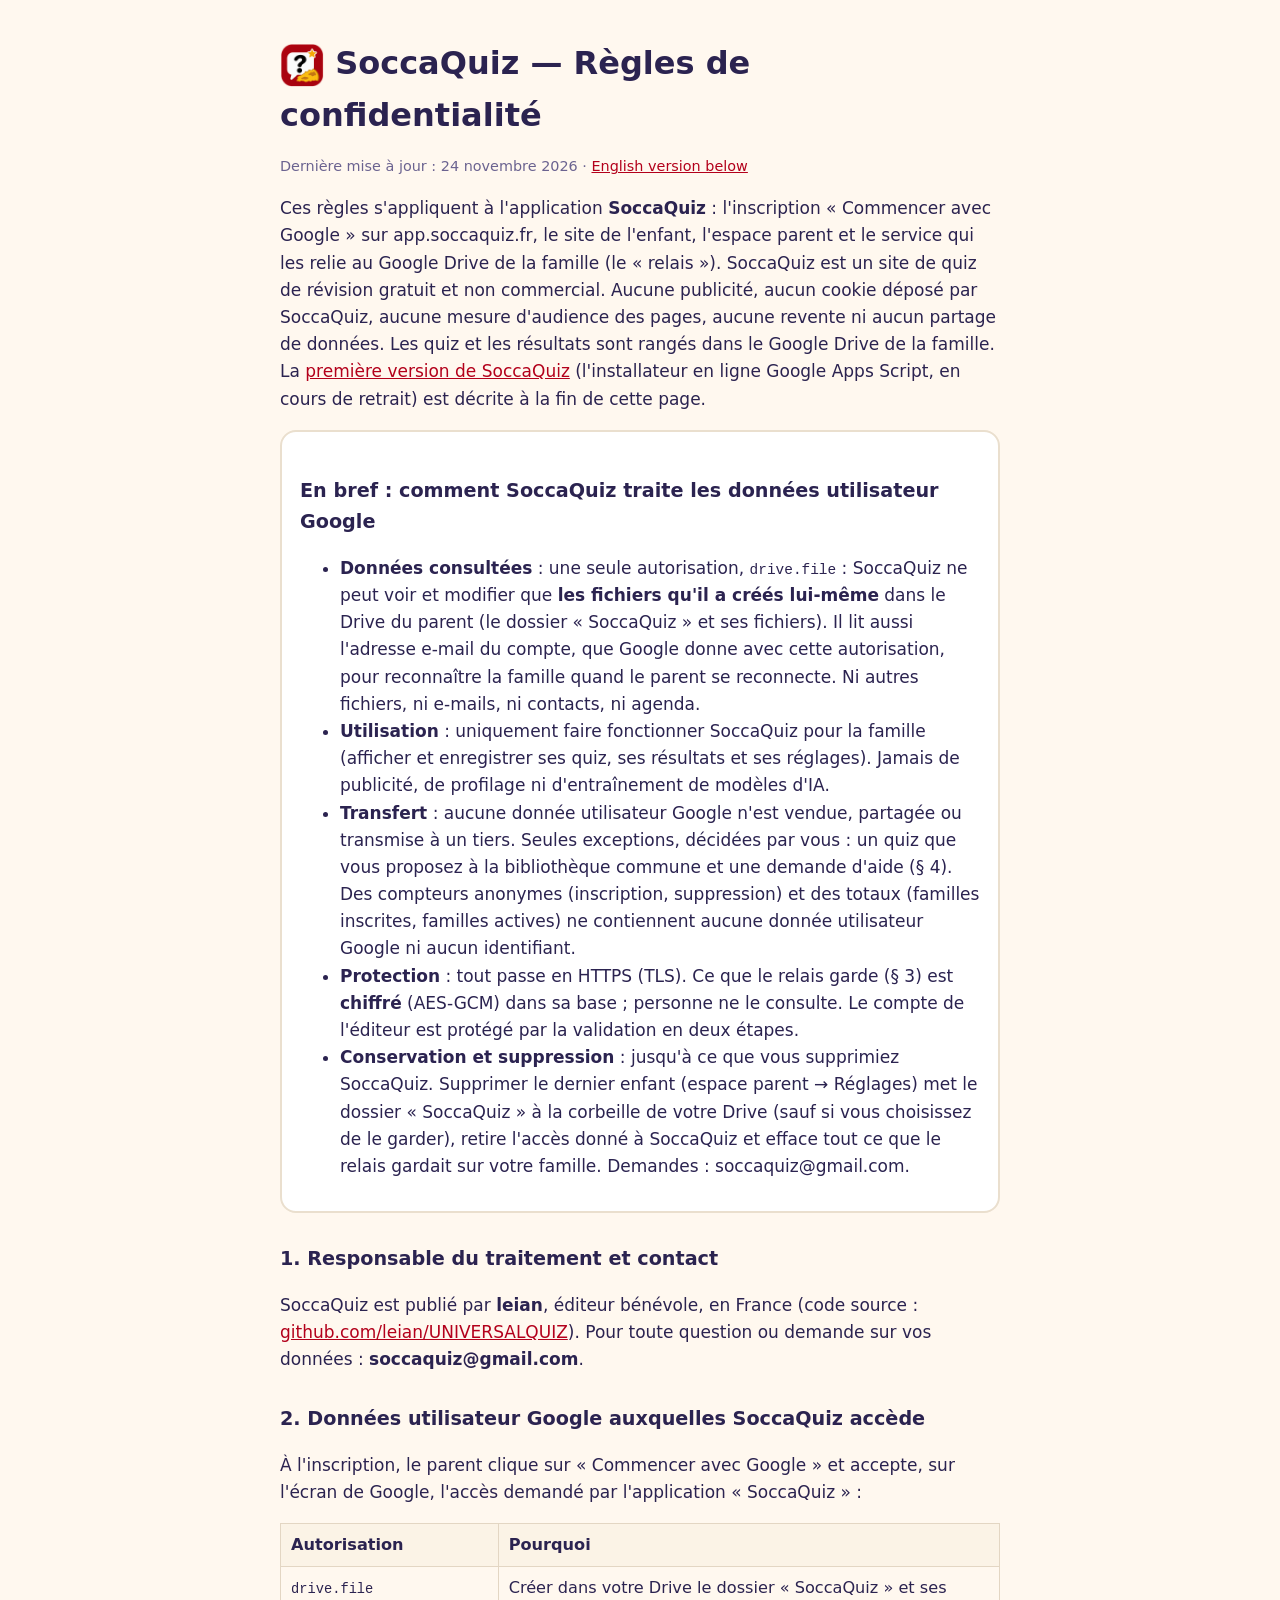
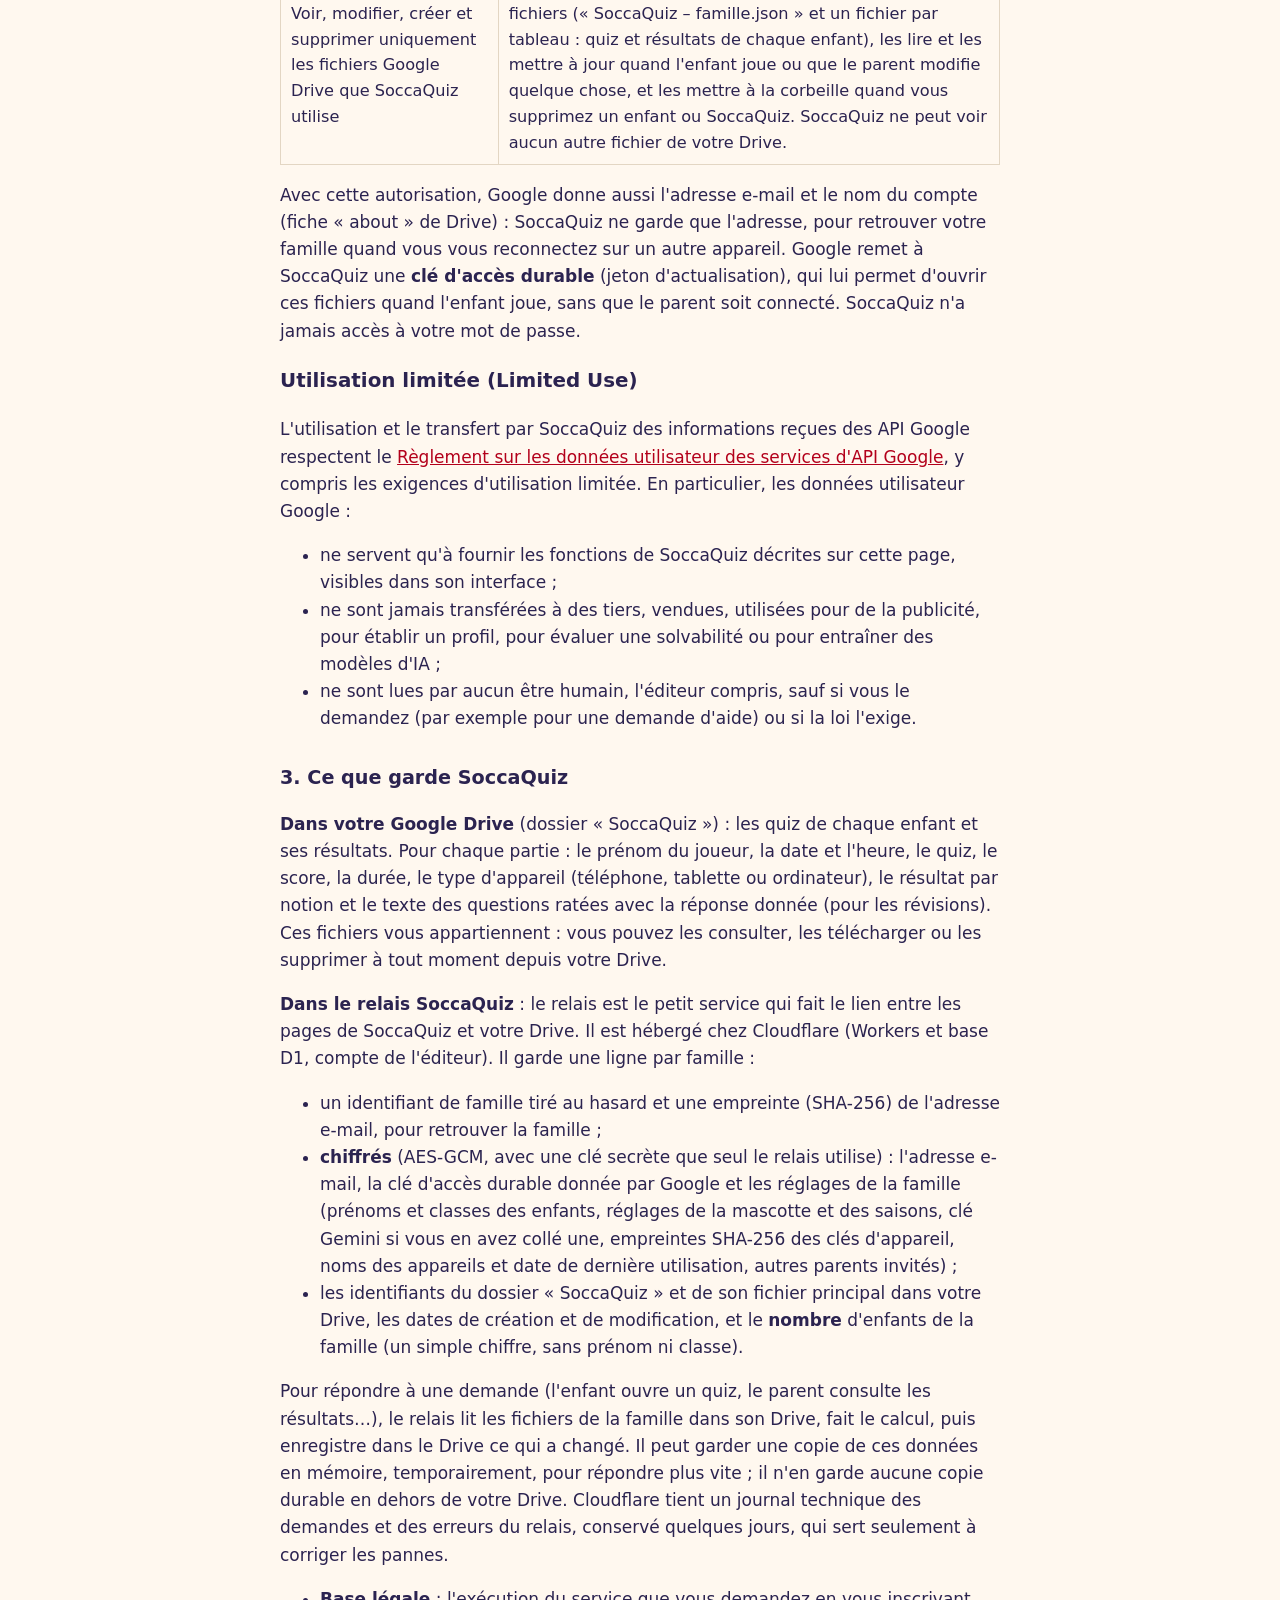
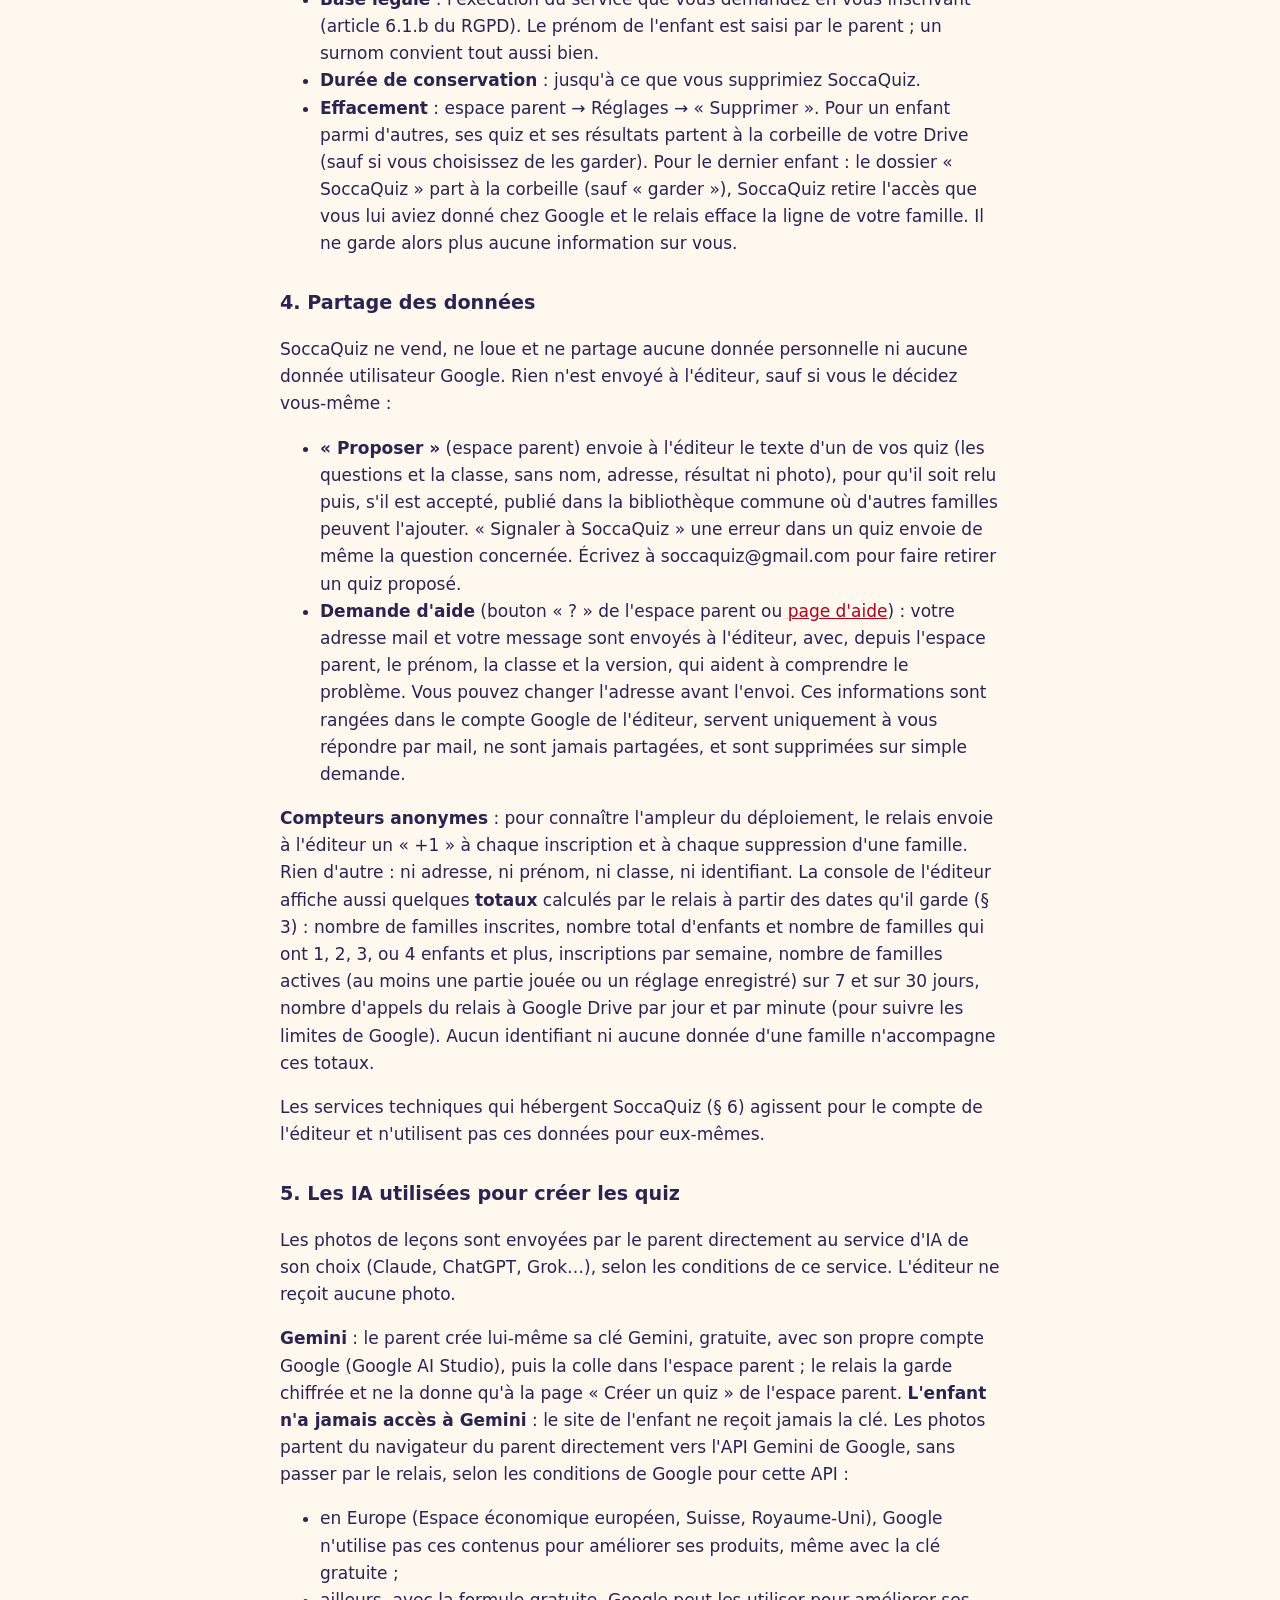
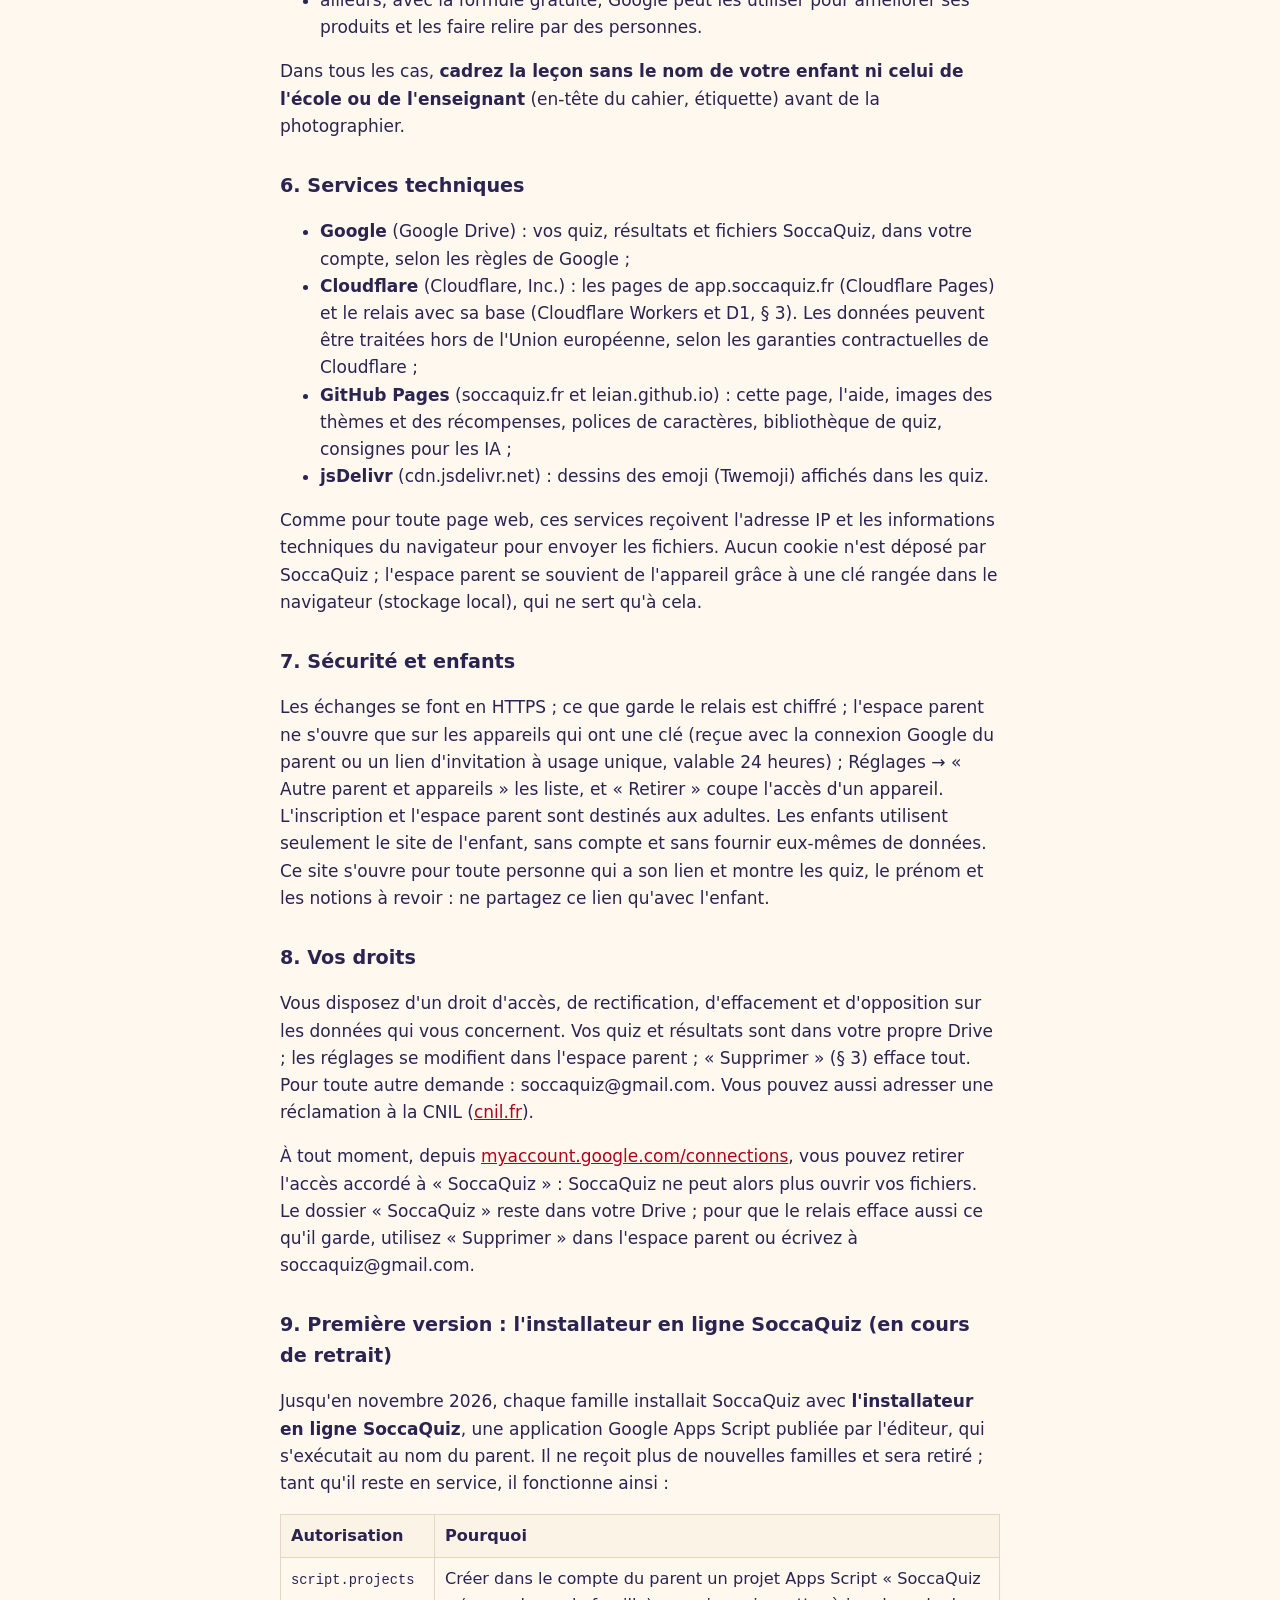
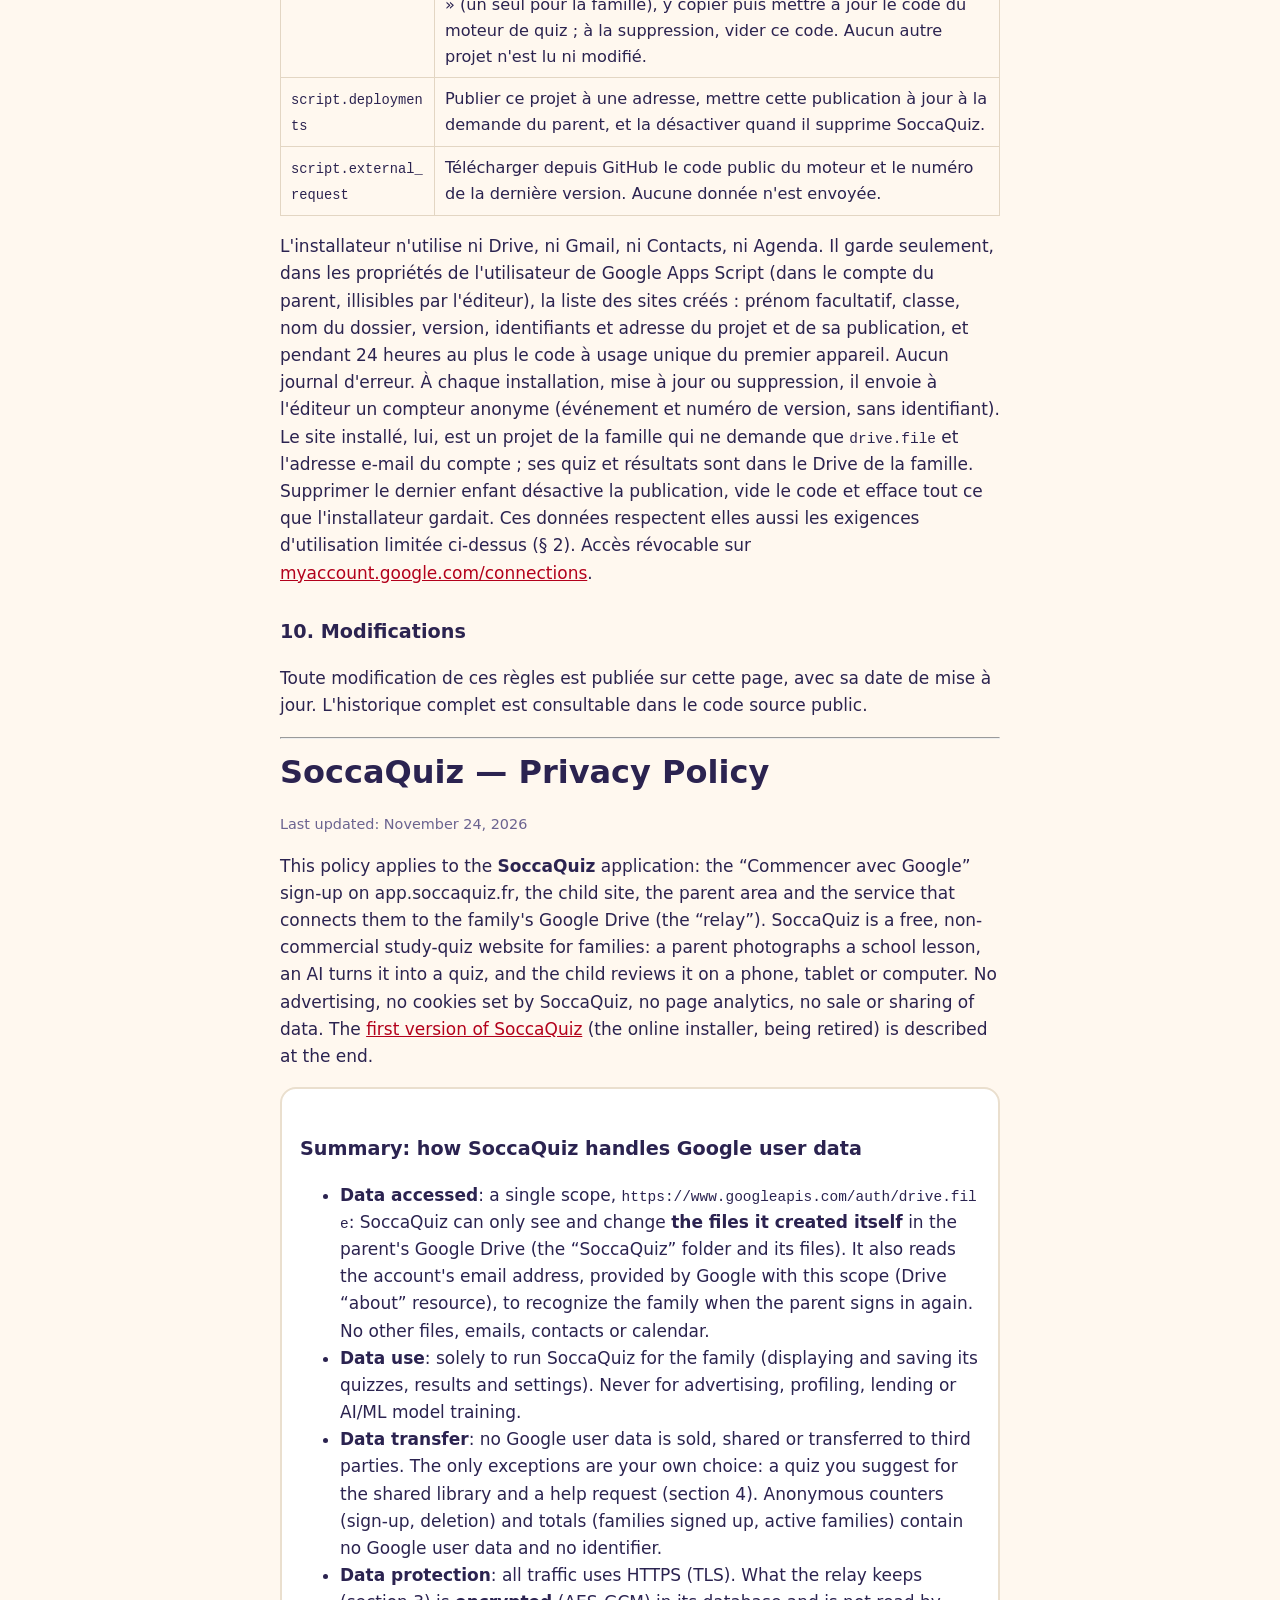
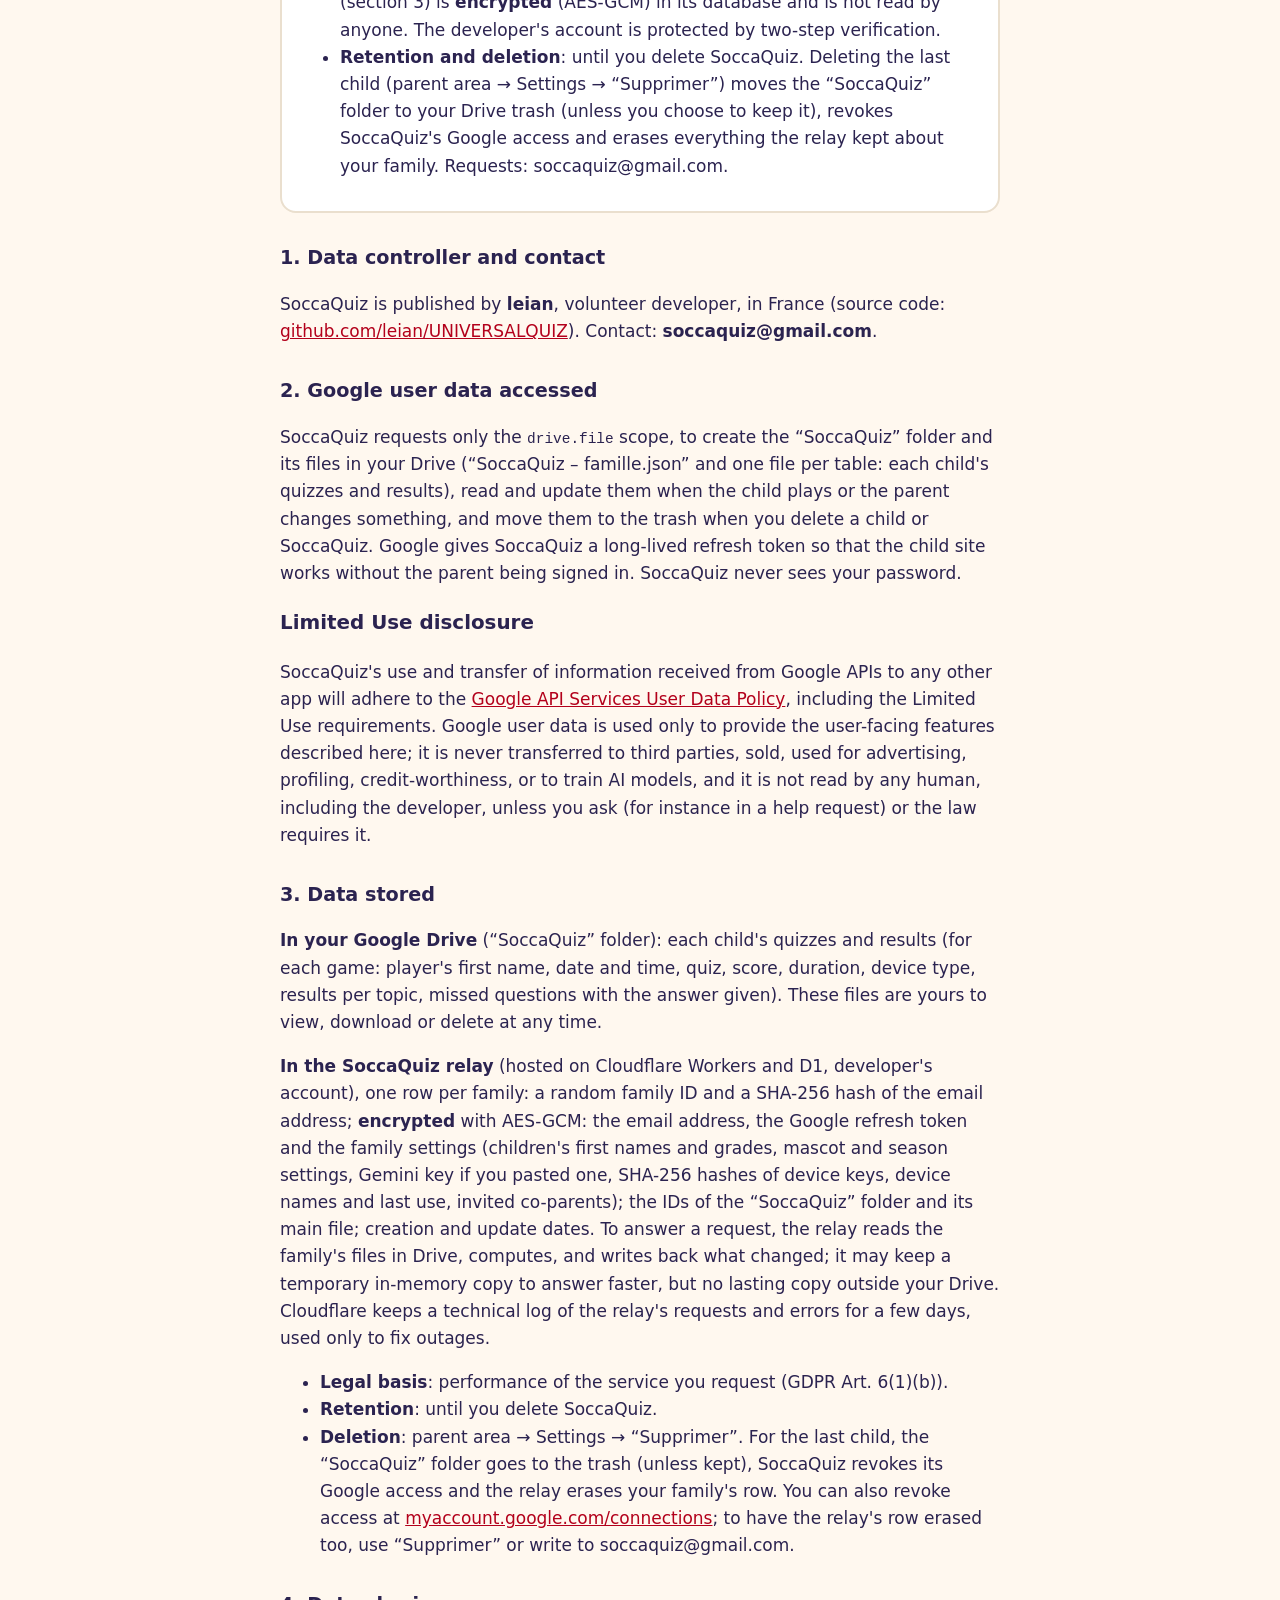
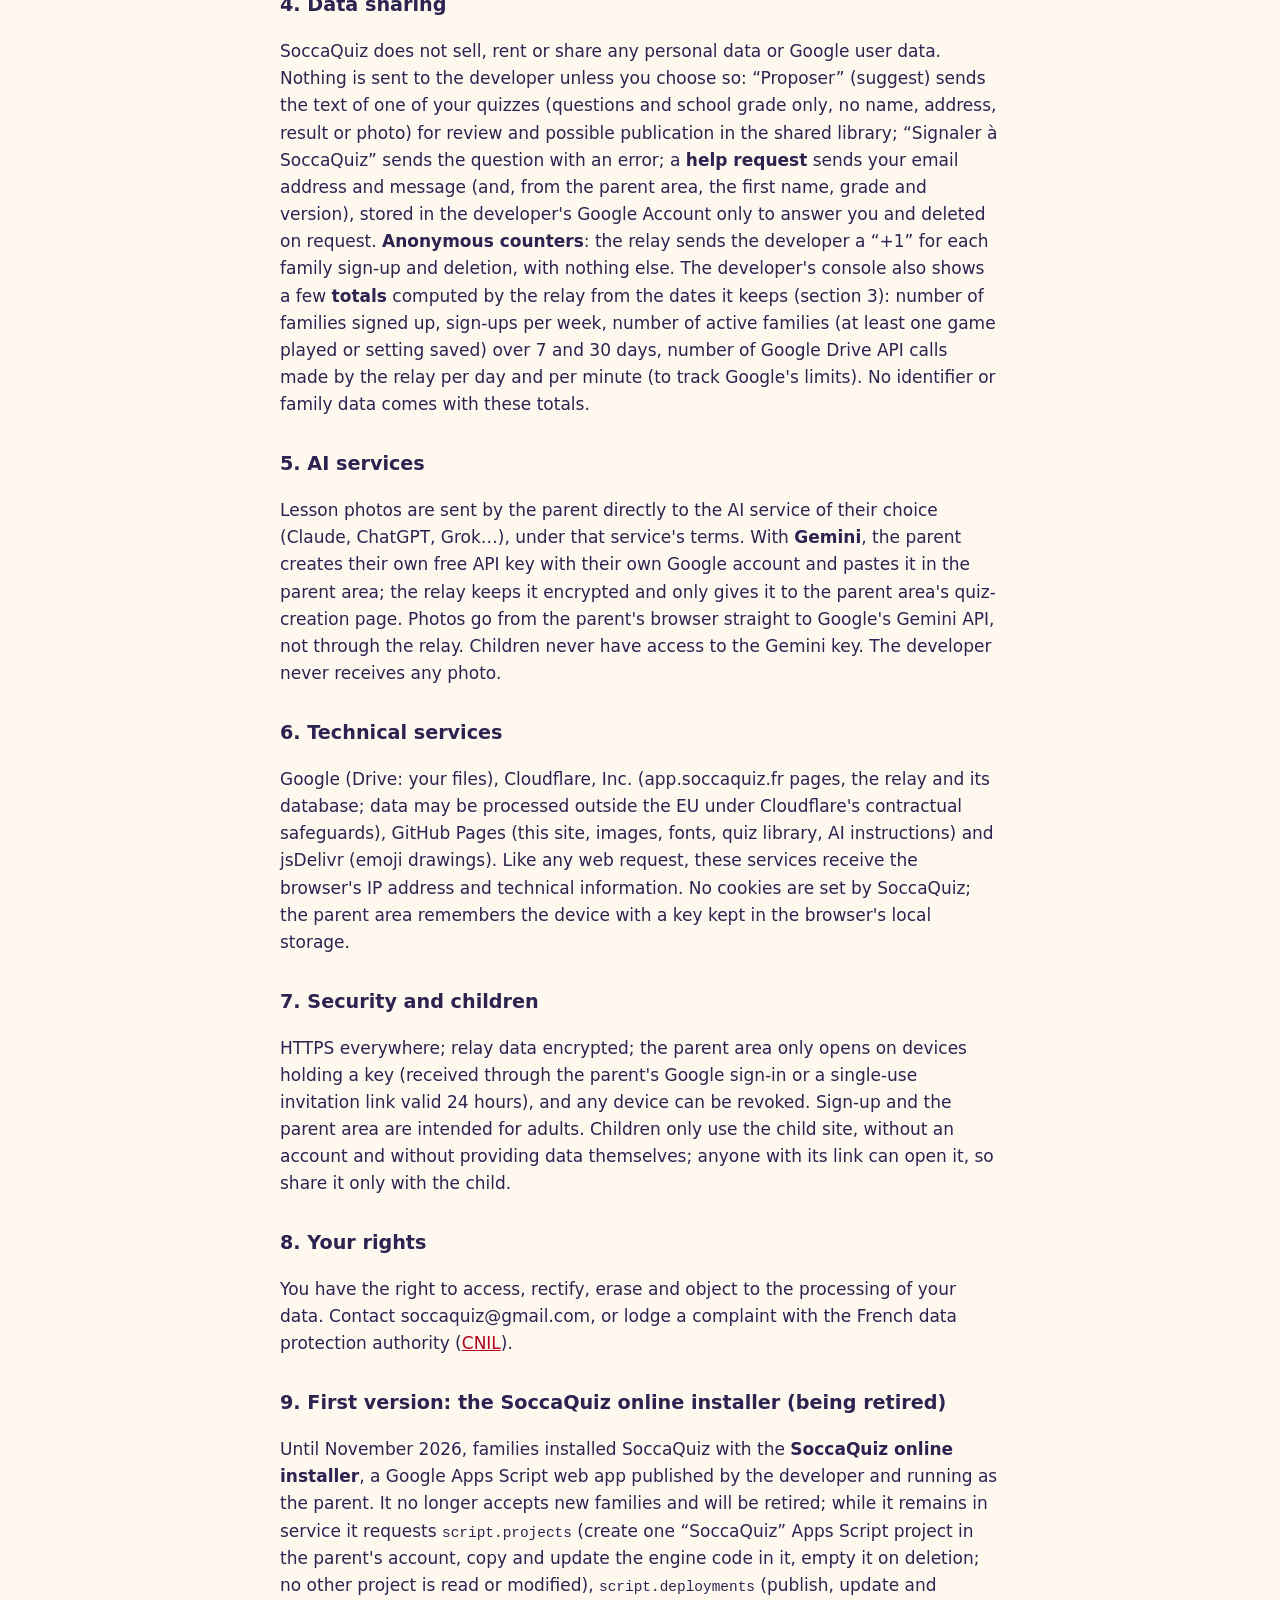
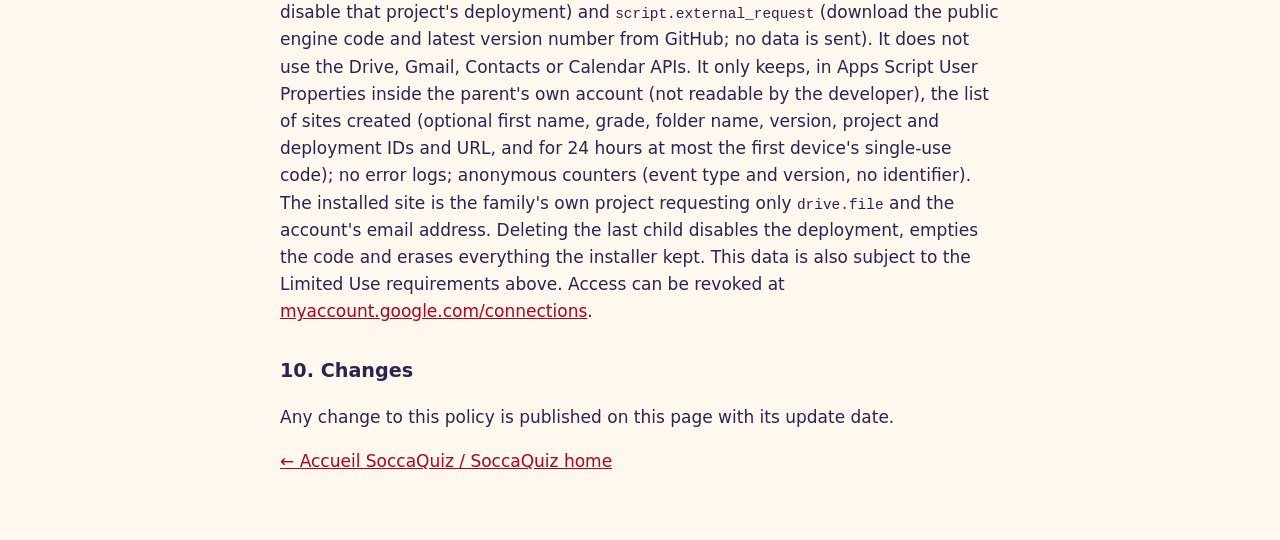
<file: confidentialite.html>
<!DOCTYPE html>
<html lang="fr">
<head>
<meta charset="UTF-8">
<meta name="viewport" content="width=device-width, initial-scale=1">
<title>SoccaQuiz — Règles de confidentialité / Privacy Policy</title>
<meta name="description" content="Règles de confidentialité de SoccaQuiz : données utilisateur Google utilisées (drive.file seulement), finalités, conservation, partage, suppression, contact. Privacy Policy of SoccaQuiz (English version included).">
<link rel="icon" href="icone.png">
<link rel="canonical" href="https://soccaquiz.fr/confidentialite.html">
<link rel="stylesheet" href="style.css">
</head>
<body><main>
<h1><img src="icone-96.png" width="44" height="44" alt="" style="vertical-align:middle;border-radius:10px"> SoccaQuiz — Règles de confidentialité</h1>
<p class="petit">Dernière mise à jour : 24 novembre 2026 · <a href="#en">English version below</a></p>
<p>Ces règles s'appliquent à l'application <b>SoccaQuiz</b> : l'inscription « Commencer avec Google » sur app.soccaquiz.fr, le site de l'enfant, l'espace parent et le service qui les relie au Google Drive de la famille (le « relais »). SoccaQuiz est un site de quiz de révision gratuit et non commercial. Aucune publicité, aucun cookie déposé par SoccaQuiz, aucune mesure d'audience des pages, aucune revente ni aucun partage de données. Les quiz et les résultats sont rangés dans le Google Drive de la famille. La <a href="#installateur">première version de SoccaQuiz</a> (l'installateur en ligne Google Apps Script, en cours de retrait) est décrite à la fin de cette page.</p>

<div class="carte">
<h2>En bref : comment SoccaQuiz traite les données utilisateur Google</h2>
<ul>
<li><b>Données consultées</b> : une seule autorisation, <code>drive.file</code> : SoccaQuiz ne peut voir et modifier que <b>les fichiers qu'il a créés lui-même</b> dans le Drive du parent (le dossier « SoccaQuiz » et ses fichiers). Il lit aussi l'adresse e-mail du compte, que Google donne avec cette autorisation, pour reconnaître la famille quand le parent se reconnecte. Ni autres fichiers, ni e-mails, ni contacts, ni agenda.</li>
<li><b>Utilisation</b> : uniquement faire fonctionner SoccaQuiz pour la famille (afficher et enregistrer ses quiz, ses résultats et ses réglages). Jamais de publicité, de profilage ni d'entraînement de modèles d'IA.</li>
<li><b>Transfert</b> : aucune donnée utilisateur Google n'est vendue, partagée ou transmise à un tiers. Seules exceptions, décidées par vous : un quiz que vous proposez à la bibliothèque commune et une demande d'aide (§ 4). Des compteurs anonymes (inscription, suppression) et des totaux (familles inscrites, familles actives) ne contiennent aucune donnée utilisateur Google ni aucun identifiant.</li>
<li><b>Protection</b> : tout passe en HTTPS (TLS). Ce que le relais garde (§ 3) est <b>chiffré</b> (AES-GCM) dans sa base ; personne ne le consulte. Le compte de l'éditeur est protégé par la validation en deux étapes.</li>
<li><b>Conservation et suppression</b> : jusqu'à ce que vous supprimiez SoccaQuiz. Supprimer le dernier enfant (espace parent → Réglages) met le dossier « SoccaQuiz » à la corbeille de votre Drive (sauf si vous choisissez de le garder), retire l'accès donné à SoccaQuiz et efface tout ce que le relais gardait sur votre famille. Demandes : soccaquiz@gmail.com.</li>
</ul>
</div>

<h2>1. Responsable du traitement et contact</h2>
<p>SoccaQuiz est publié par <b>leian</b>, éditeur bénévole, en France (code source : <a href="https://github.com/leian/UNIVERSALQUIZ">github.com/leian/UNIVERSALQUIZ</a>). Pour toute question ou demande sur vos données : <b>soccaquiz@gmail.com</b>.</p>

<h2>2. Données utilisateur Google auxquelles SoccaQuiz accède</h2>
<p>À l'inscription, le parent clique sur « Commencer avec Google » et accepte, sur l'écran de Google, l'accès demandé par l'application « SoccaQuiz » :</p>
<table>
<tr><th>Autorisation</th><th>Pourquoi</th></tr>
<tr><td><code>drive.file</code><br>Voir, modifier, créer et supprimer uniquement les fichiers Google Drive que SoccaQuiz utilise</td><td>Créer dans votre Drive le dossier « SoccaQuiz » et ses fichiers (« SoccaQuiz – famille.json » et un fichier par tableau : quiz et résultats de chaque enfant), les lire et les mettre à jour quand l'enfant joue ou que le parent modifie quelque chose, et les mettre à la corbeille quand vous supprimez un enfant ou SoccaQuiz. SoccaQuiz ne peut voir aucun autre fichier de votre Drive.</td></tr>
</table>
<p>Avec cette autorisation, Google donne aussi l'adresse e-mail et le nom du compte (fiche « about » de Drive) : SoccaQuiz ne garde que l'adresse, pour retrouver votre famille quand vous vous reconnectez sur un autre appareil. Google remet à SoccaQuiz une <b>clé d'accès durable</b> (jeton d'actualisation), qui lui permet d'ouvrir ces fichiers quand l'enfant joue, sans que le parent soit connecté. SoccaQuiz n'a jamais accès à votre mot de passe.</p>
<h3>Utilisation limitée (Limited Use)</h3>
<p>L'utilisation et le transfert par SoccaQuiz des informations reçues des API Google respectent le <a href="https://developers.google.com/terms/api-services-user-data-policy">Règlement sur les données utilisateur des services d'API Google</a>, y compris les exigences d'utilisation limitée. En particulier, les données utilisateur Google :</p>
<ul>
<li>ne servent qu'à fournir les fonctions de SoccaQuiz décrites sur cette page, visibles dans son interface ;</li>
<li>ne sont jamais transférées à des tiers, vendues, utilisées pour de la publicité, pour établir un profil, pour évaluer une solvabilité ou pour entraîner des modèles d'IA ;</li>
<li>ne sont lues par aucun être humain, l'éditeur compris, sauf si vous le demandez (par exemple pour une demande d'aide) ou si la loi l'exige.</li>
</ul>

<h2>3. Ce que garde SoccaQuiz</h2>
<p><b>Dans votre Google Drive</b> (dossier « SoccaQuiz ») : les quiz de chaque enfant et ses résultats. Pour chaque partie : le prénom du joueur, la date et l'heure, le quiz, le score, la durée, le type d'appareil (téléphone, tablette ou ordinateur), le résultat par notion et le texte des questions ratées avec la réponse donnée (pour les révisions). Ces fichiers vous appartiennent : vous pouvez les consulter, les télécharger ou les supprimer à tout moment depuis votre Drive.</p>
<p><b>Dans le relais SoccaQuiz</b> : le relais est le petit service qui fait le lien entre les pages de SoccaQuiz et votre Drive. Il est hébergé chez Cloudflare (Workers et base D1, compte de l'éditeur). Il garde une ligne par famille :</p>
<ul>
<li>un identifiant de famille tiré au hasard et une empreinte (SHA-256) de l'adresse e-mail, pour retrouver la famille ;</li>
<li><b>chiffrés</b> (AES-GCM, avec une clé secrète que seul le relais utilise) : l'adresse e-mail, la clé d'accès durable donnée par Google et les réglages de la famille (prénoms et classes des enfants, réglages de la mascotte et des saisons, clé Gemini si vous en avez collé une, empreintes SHA-256 des clés d'appareil, noms des appareils et date de dernière utilisation, autres parents invités) ;</li>
<li>les identifiants du dossier « SoccaQuiz » et de son fichier principal dans votre Drive, les dates de création et de modification, et le <b>nombre</b> d'enfants de la famille (un simple chiffre, sans prénom ni classe).</li>
</ul>
<p>Pour répondre à une demande (l'enfant ouvre un quiz, le parent consulte les résultats…), le relais lit les fichiers de la famille dans son Drive, fait le calcul, puis enregistre dans le Drive ce qui a changé. Il peut garder une copie de ces données en mémoire, temporairement, pour répondre plus vite ; il n'en garde aucune copie durable en dehors de votre Drive. Cloudflare tient un journal technique des demandes et des erreurs du relais, conservé quelques jours, qui sert seulement à corriger les pannes.</p>
<ul>
<li><b>Base légale</b> : l'exécution du service que vous demandez en vous inscrivant (article 6.1.b du RGPD). Le prénom de l'enfant est saisi par le parent ; un surnom convient tout aussi bien.</li>
<li><b>Durée de conservation</b> : jusqu'à ce que vous supprimiez SoccaQuiz.</li>
<li><b>Effacement</b> : espace parent → Réglages → « Supprimer ». Pour un enfant parmi d'autres, ses quiz et ses résultats partent à la corbeille de votre Drive (sauf si vous choisissez de les garder). Pour le dernier enfant : le dossier « SoccaQuiz » part à la corbeille (sauf « garder »), SoccaQuiz retire l'accès que vous lui aviez donné chez Google et le relais efface la ligne de votre famille. Il ne garde alors plus aucune information sur vous.</li>
</ul>

<h2>4. Partage des données</h2>
<p>SoccaQuiz ne vend, ne loue et ne partage aucune donnée personnelle ni aucune donnée utilisateur Google. Rien n'est envoyé à l'éditeur, sauf si vous le décidez vous-même :</p>
<ul>
<li><b>« Proposer »</b> (espace parent) envoie à l'éditeur le texte d'un de vos quiz (les questions et la classe, sans nom, adresse, résultat ni photo), pour qu'il soit relu puis, s'il est accepté, publié dans la bibliothèque commune où d'autres familles peuvent l'ajouter. « Signaler à SoccaQuiz » une erreur dans un quiz envoie de même la question concernée. Écrivez à soccaquiz@gmail.com pour faire retirer un quiz proposé.</li>
<li><b>Demande d'aide</b> (bouton « ? » de l'espace parent ou <a href="https://soccaquiz.fr/aide.html">page d'aide</a>) : votre adresse mail et votre message sont envoyés à l'éditeur, avec, depuis l'espace parent, le prénom, la classe et la version, qui aident à comprendre le problème. Vous pouvez changer l'adresse avant l'envoi. Ces informations sont rangées dans le compte Google de l'éditeur, servent uniquement à vous répondre par mail, ne sont jamais partagées, et sont supprimées sur simple demande.</li>
</ul>
<p><b>Compteurs anonymes</b> : pour connaître l'ampleur du déploiement, le relais envoie à l'éditeur un « +1 » à chaque inscription et à chaque suppression d'une famille. Rien d'autre : ni adresse, ni prénom, ni classe, ni identifiant. La console de l'éditeur affiche aussi quelques <b>totaux</b> calculés par le relais à partir des dates qu'il garde (§ 3) : nombre de familles inscrites, nombre total d'enfants et nombre de familles qui ont 1, 2, 3, ou 4 enfants et plus, inscriptions par semaine, nombre de familles actives (au moins une partie jouée ou un réglage enregistré) sur 7 et sur 30 jours, nombre d'appels du relais à Google Drive par jour et par minute (pour suivre les limites de Google). Aucun identifiant ni aucune donnée d'une famille n'accompagne ces totaux.</p>
<p>Les services techniques qui hébergent SoccaQuiz (§ 6) agissent pour le compte de l'éditeur et n'utilisent pas ces données pour eux-mêmes.</p>

<h2>5. Les IA utilisées pour créer les quiz</h2>
<p>Les photos de leçons sont envoyées par le parent directement au service d'IA de son choix (Claude, ChatGPT, Grok…), selon les conditions de ce service. L'éditeur ne reçoit aucune photo.</p>
<p><b>Gemini</b> : le parent crée lui-même sa clé Gemini, gratuite, avec son propre compte Google (Google AI Studio), puis la colle dans l'espace parent ; le relais la garde chiffrée et ne la donne qu'à la page « Créer un quiz » de l'espace parent. <b>L'enfant n'a jamais accès à Gemini</b> : le site de l'enfant ne reçoit jamais la clé. Les photos partent du navigateur du parent directement vers l'API Gemini de Google, sans passer par le relais, selon les conditions de Google pour cette API :</p>
<ul>
<li>en Europe (Espace économique européen, Suisse, Royaume-Uni), Google n'utilise pas ces contenus pour améliorer ses produits, même avec la clé gratuite ;</li>
<li>ailleurs, avec la formule gratuite, Google peut les utiliser pour améliorer ses produits et les faire relire par des personnes.</li>
</ul>
<p>Dans tous les cas, <b>cadrez la leçon sans le nom de votre enfant ni celui de l'école ou de l'enseignant</b> (en-tête du cahier, étiquette) avant de la photographier.</p>

<h2>6. Services techniques</h2>
<ul>
<li><b>Google</b> (Google Drive) : vos quiz, résultats et fichiers SoccaQuiz, dans votre compte, selon les règles de Google ;</li>
<li><b>Cloudflare</b> (Cloudflare, Inc.) : les pages de app.soccaquiz.fr (Cloudflare Pages) et le relais avec sa base (Cloudflare Workers et D1, § 3). Les données peuvent être traitées hors de l'Union européenne, selon les garanties contractuelles de Cloudflare ;</li>
<li><b>GitHub Pages</b> (soccaquiz.fr et leian.github.io) : cette page, l'aide, images des thèmes et des récompenses, polices de caractères, bibliothèque de quiz, consignes pour les IA ;</li>
<li><b>jsDelivr</b> (cdn.jsdelivr.net) : dessins des emoji (Twemoji) affichés dans les quiz.</li>
</ul>
<p>Comme pour toute page web, ces services reçoivent l'adresse IP et les informations techniques du navigateur pour envoyer les fichiers. Aucun cookie n'est déposé par SoccaQuiz ; l'espace parent se souvient de l'appareil grâce à une clé rangée dans le navigateur (stockage local), qui ne sert qu'à cela.</p>

<h2>7. Sécurité et enfants</h2>
<p>Les échanges se font en HTTPS ; ce que garde le relais est chiffré ; l'espace parent ne s'ouvre que sur les appareils qui ont une clé (reçue avec la connexion Google du parent ou un lien d'invitation à usage unique, valable 24 heures) ; Réglages → « Autre parent et appareils » les liste, et « Retirer » coupe l'accès d'un appareil. L'inscription et l'espace parent sont destinés aux adultes. Les enfants utilisent seulement le site de l'enfant, sans compte et sans fournir eux-mêmes de données. Ce site s'ouvre pour toute personne qui a son lien et montre les quiz, le prénom et les notions à revoir : ne partagez ce lien qu'avec l'enfant.</p>

<h2>8. Vos droits</h2>
<p>Vous disposez d'un droit d'accès, de rectification, d'effacement et d'opposition sur les données qui vous concernent. Vos quiz et résultats sont dans votre propre Drive ; les réglages se modifient dans l'espace parent ; « Supprimer » (§ 3) efface tout. Pour toute autre demande : soccaquiz@gmail.com. Vous pouvez aussi adresser une réclamation à la CNIL (<a href="https://www.cnil.fr/fr/plaintes">cnil.fr</a>).</p>
<p>À tout moment, depuis <a href="https://myaccount.google.com/connections">myaccount.google.com/connections</a>, vous pouvez retirer l'accès accordé à « SoccaQuiz » : SoccaQuiz ne peut alors plus ouvrir vos fichiers. Le dossier « SoccaQuiz » reste dans votre Drive ; pour que le relais efface aussi ce qu'il garde, utilisez « Supprimer » dans l'espace parent ou écrivez à soccaquiz@gmail.com.</p>

<h2 id="installateur">9. Première version : l'installateur en ligne SoccaQuiz (en cours de retrait)</h2>
<p>Jusqu'en novembre 2026, chaque famille installait SoccaQuiz avec <b>l'installateur en ligne SoccaQuiz</b>, une application Google Apps Script publiée par l'éditeur, qui s'exécutait au nom du parent. Il ne reçoit plus de nouvelles familles et sera retiré ; tant qu'il reste en service, il fonctionne ainsi :</p>
<table>
<tr><th>Autorisation</th><th>Pourquoi</th></tr>
<tr><td><code>script.projects</code></td><td>Créer dans le compte du parent un projet Apps Script « SoccaQuiz » (un seul pour la famille), y copier puis mettre à jour le code du moteur de quiz ; à la suppression, vider ce code. Aucun autre projet n'est lu ni modifié.</td></tr>
<tr><td><code>script.deployments</code></td><td>Publier ce projet à une adresse, mettre cette publication à jour à la demande du parent, et la désactiver quand il supprime SoccaQuiz.</td></tr>
<tr><td><code>script.external_request</code></td><td>Télécharger depuis GitHub le code public du moteur et le numéro de la dernière version. Aucune donnée n'est envoyée.</td></tr>
</table>
<p>L'installateur n'utilise ni Drive, ni Gmail, ni Contacts, ni Agenda. Il garde seulement, dans les propriétés de l'utilisateur de Google Apps Script (dans le compte du parent, illisibles par l'éditeur), la liste des sites créés : prénom facultatif, classe, nom du dossier, version, identifiants et adresse du projet et de sa publication, et pendant 24 heures au plus le code à usage unique du premier appareil. Aucun journal d'erreur. À chaque installation, mise à jour ou suppression, il envoie à l'éditeur un compteur anonyme (événement et numéro de version, sans identifiant). Le site installé, lui, est un projet de la famille qui ne demande que <code>drive.file</code> et l'adresse e-mail du compte ; ses quiz et résultats sont dans le Drive de la famille. Supprimer le dernier enfant désactive la publication, vide le code et efface tout ce que l'installateur gardait. Ces données respectent elles aussi les exigences d'utilisation limitée ci-dessus (§ 2). Accès révocable sur <a href="https://myaccount.google.com/connections">myaccount.google.com/connections</a>.</p>

<h2>10. Modifications</h2>
<p>Toute modification de ces règles est publiée sur cette page, avec sa date de mise à jour. L'historique complet est consultable dans le code source public.</p>

<hr id="en">
<h1 lang="en">SoccaQuiz — Privacy Policy</h1>
<div lang="en">
<p class="petit">Last updated: November 24, 2026</p>
<p>This policy applies to the <b>SoccaQuiz</b> application: the “Commencer avec Google” sign-up on app.soccaquiz.fr, the child site, the parent area and the service that connects them to the family's Google Drive (the “relay”). SoccaQuiz is a free, non-commercial study-quiz website for families: a parent photographs a school lesson, an AI turns it into a quiz, and the child reviews it on a phone, tablet or computer. No advertising, no cookies set by SoccaQuiz, no page analytics, no sale or sharing of data. The <a href="#installer-en">first version of SoccaQuiz</a> (the online installer, being retired) is described at the end.</p>
<div class="carte">
<h2>Summary: how SoccaQuiz handles Google user data</h2>
<ul>
<li><b>Data accessed</b>: a single scope, <code>https://www.googleapis.com/auth/drive.file</code>: SoccaQuiz can only see and change <b>the files it created itself</b> in the parent's Google Drive (the “SoccaQuiz” folder and its files). It also reads the account's email address, provided by Google with this scope (Drive “about” resource), to recognize the family when the parent signs in again. No other files, emails, contacts or calendar.</li>
<li><b>Data use</b>: solely to run SoccaQuiz for the family (displaying and saving its quizzes, results and settings). Never for advertising, profiling, lending or AI/ML model training.</li>
<li><b>Data transfer</b>: no Google user data is sold, shared or transferred to third parties. The only exceptions are your own choice: a quiz you suggest for the shared library and a help request (section 4). Anonymous counters (sign-up, deletion) and totals (families signed up, active families) contain no Google user data and no identifier.</li>
<li><b>Data protection</b>: all traffic uses HTTPS (TLS). What the relay keeps (section 3) is <b>encrypted</b> (AES-GCM) in its database and is not read by anyone. The developer's account is protected by two-step verification.</li>
<li><b>Retention and deletion</b>: until you delete SoccaQuiz. Deleting the last child (parent area → Settings → “Supprimer”) moves the “SoccaQuiz” folder to your Drive trash (unless you choose to keep it), revokes SoccaQuiz's Google access and erases everything the relay kept about your family. Requests: soccaquiz@gmail.com.</li>
</ul>
</div>
<h2>1. Data controller and contact</h2>
<p>SoccaQuiz is published by <b>leian</b>, volunteer developer, in France (source code: <a href="https://github.com/leian/UNIVERSALQUIZ">github.com/leian/UNIVERSALQUIZ</a>). Contact: <b>soccaquiz@gmail.com</b>.</p>
<h2>2. Google user data accessed</h2>
<p>SoccaQuiz requests only the <code>drive.file</code> scope, to create the “SoccaQuiz” folder and its files in your Drive (“SoccaQuiz – famille.json” and one file per table: each child's quizzes and results), read and update them when the child plays or the parent changes something, and move them to the trash when you delete a child or SoccaQuiz. Google gives SoccaQuiz a long-lived refresh token so that the child site works without the parent being signed in. SoccaQuiz never sees your password.</p>
<h3>Limited Use disclosure</h3>
<p>SoccaQuiz's use and transfer of information received from Google APIs to any other app will adhere to the <a href="https://developers.google.com/terms/api-services-user-data-policy">Google API Services User Data Policy</a>, including the Limited Use requirements. Google user data is used only to provide the user-facing features described here; it is never transferred to third parties, sold, used for advertising, profiling, credit-worthiness, or to train AI models, and it is not read by any human, including the developer, unless you ask (for instance in a help request) or the law requires it.</p>
<h2>3. Data stored</h2>
<p><b>In your Google Drive</b> (“SoccaQuiz” folder): each child's quizzes and results (for each game: player's first name, date and time, quiz, score, duration, device type, results per topic, missed questions with the answer given). These files are yours to view, download or delete at any time.</p>
<p><b>In the SoccaQuiz relay</b> (hosted on Cloudflare Workers and D1, developer's account), one row per family: a random family ID and a SHA-256 hash of the email address; <b>encrypted</b> with AES-GCM: the email address, the Google refresh token and the family settings (children's first names and grades, mascot and season settings, Gemini key if you pasted one, SHA-256 hashes of device keys, device names and last use, invited co-parents); the IDs of the “SoccaQuiz” folder and its main file; creation and update dates. To answer a request, the relay reads the family's files in Drive, computes, and writes back what changed; it may keep a temporary in-memory copy to answer faster, but no lasting copy outside your Drive. Cloudflare keeps a technical log of the relay's requests and errors for a few days, used only to fix outages.</p>
<ul>
<li><b>Legal basis</b>: performance of the service you request (GDPR Art. 6(1)(b)).</li>
<li><b>Retention</b>: until you delete SoccaQuiz.</li>
<li><b>Deletion</b>: parent area → Settings → “Supprimer”. For the last child, the “SoccaQuiz” folder goes to the trash (unless kept), SoccaQuiz revokes its Google access and the relay erases your family's row. You can also revoke access at <a href="https://myaccount.google.com/connections">myaccount.google.com/connections</a>; to have the relay's row erased too, use “Supprimer” or write to soccaquiz@gmail.com.</li>
</ul>
<h2>4. Data sharing</h2>
<p>SoccaQuiz does not sell, rent or share any personal data or Google user data. Nothing is sent to the developer unless you choose so: “Proposer” (suggest) sends the text of one of your quizzes (questions and school grade only, no name, address, result or photo) for review and possible publication in the shared library; “Signaler à SoccaQuiz” sends the question with an error; a <b>help request</b> sends your email address and message (and, from the parent area, the first name, grade and version), stored in the developer's Google Account only to answer you and deleted on request. <b>Anonymous counters</b>: the relay sends the developer a “+1” for each family sign-up and deletion, with nothing else. The developer's console also shows a few <b>totals</b> computed by the relay from the dates it keeps (section 3): number of families signed up, sign-ups per week, number of active families (at least one game played or setting saved) over 7 and 30 days, number of Google Drive API calls made by the relay per day and per minute (to track Google's limits). No identifier or family data comes with these totals.</p>
<h2>5. AI services</h2>
<p>Lesson photos are sent by the parent directly to the AI service of their choice (Claude, ChatGPT, Grok…), under that service's terms. With <b>Gemini</b>, the parent creates their own free API key with their own Google account and pastes it in the parent area; the relay keeps it encrypted and only gives it to the parent area's quiz-creation page. Photos go from the parent's browser straight to Google's Gemini API, not through the relay. Children never have access to the Gemini key. The developer never receives any photo.</p>
<h2>6. Technical services</h2>
<p>Google (Drive: your files), Cloudflare, Inc. (app.soccaquiz.fr pages, the relay and its database; data may be processed outside the EU under Cloudflare's contractual safeguards), GitHub Pages (this site, images, fonts, quiz library, AI instructions) and jsDelivr (emoji drawings). Like any web request, these services receive the browser's IP address and technical information. No cookies are set by SoccaQuiz; the parent area remembers the device with a key kept in the browser's local storage.</p>
<h2>7. Security and children</h2>
<p>HTTPS everywhere; relay data encrypted; the parent area only opens on devices holding a key (received through the parent's Google sign-in or a single-use invitation link valid 24 hours), and any device can be revoked. Sign-up and the parent area are intended for adults. Children only use the child site, without an account and without providing data themselves; anyone with its link can open it, so share it only with the child.</p>
<h2>8. Your rights</h2>
<p>You have the right to access, rectify, erase and object to the processing of your data. Contact soccaquiz@gmail.com, or lodge a complaint with the French data protection authority (<a href="https://www.cnil.fr/en">CNIL</a>).</p>
<h2 id="installer-en">9. First version: the SoccaQuiz online installer (being retired)</h2>
<p>Until November 2026, families installed SoccaQuiz with the <b>SoccaQuiz online installer</b>, a Google Apps Script web app published by the developer and running as the parent. It no longer accepts new families and will be retired; while it remains in service it requests <code>script.projects</code> (create one “SoccaQuiz” Apps Script project in the parent's account, copy and update the engine code in it, empty it on deletion; no other project is read or modified), <code>script.deployments</code> (publish, update and disable that project's deployment) and <code>script.external_request</code> (download the public engine code and latest version number from GitHub; no data is sent). It does not use the Drive, Gmail, Contacts or Calendar APIs. It only keeps, in Apps Script User Properties inside the parent's own account (not readable by the developer), the list of sites created (optional first name, grade, folder name, version, project and deployment IDs and URL, and for 24 hours at most the first device's single-use code); no error logs; anonymous counters (event type and version, no identifier). The installed site is the family's own project requesting only <code>drive.file</code> and the account's email address. Deleting the last child disables the deployment, empties the code and erases everything the installer kept. This data is also subject to the Limited Use requirements above. Access can be revoked at <a href="https://myaccount.google.com/connections">myaccount.google.com/connections</a>.</p>
<h2>10. Changes</h2>
<p>Any change to this policy is published on this page with its update date.</p>
</div>
<p><a href="https://soccaquiz.fr/">← Accueil SoccaQuiz / SoccaQuiz home</a></p>
</main></body>
</html>
</file>
<file: style.css>
body{margin:0;background:#fff8ef;color:#2b2350;font:17px/1.6 system-ui,-apple-system,"Segoe UI",Roboto,sans-serif}
main{max-width:720px;margin:0 auto;padding:32px 18px 48px}
h1{font-size:2rem;margin:.2em 0}h2{font-size:1.2rem;margin-top:1.6em}
a{color:#b3001b}.petit{color:#6b6390;font-size:.9rem}
.carte{background:#fff;border:2px solid #eadfce;border-radius:16px;padding:14px 18px;margin:14px 0}
table{width:100%;border-collapse:collapse;margin:12px 0;font-size:.95em}
th,td{border:1px solid #e3d6c3;padding:8px 10px;text-align:left;vertical-align:top}
th{background:#fbf3e6}
code{font-size:.85em;word-break:break-all}
.btn{display:inline-block;font:600 1.05rem system-ui,sans-serif;border:none;border-radius:999px;padding:13px 30px;cursor:pointer;background:#c8102e;color:#fff;text-decoration:none;margin:6px 0}
.btn:hover{background:#a50d26}
.centre{text-align:center}
</file>
